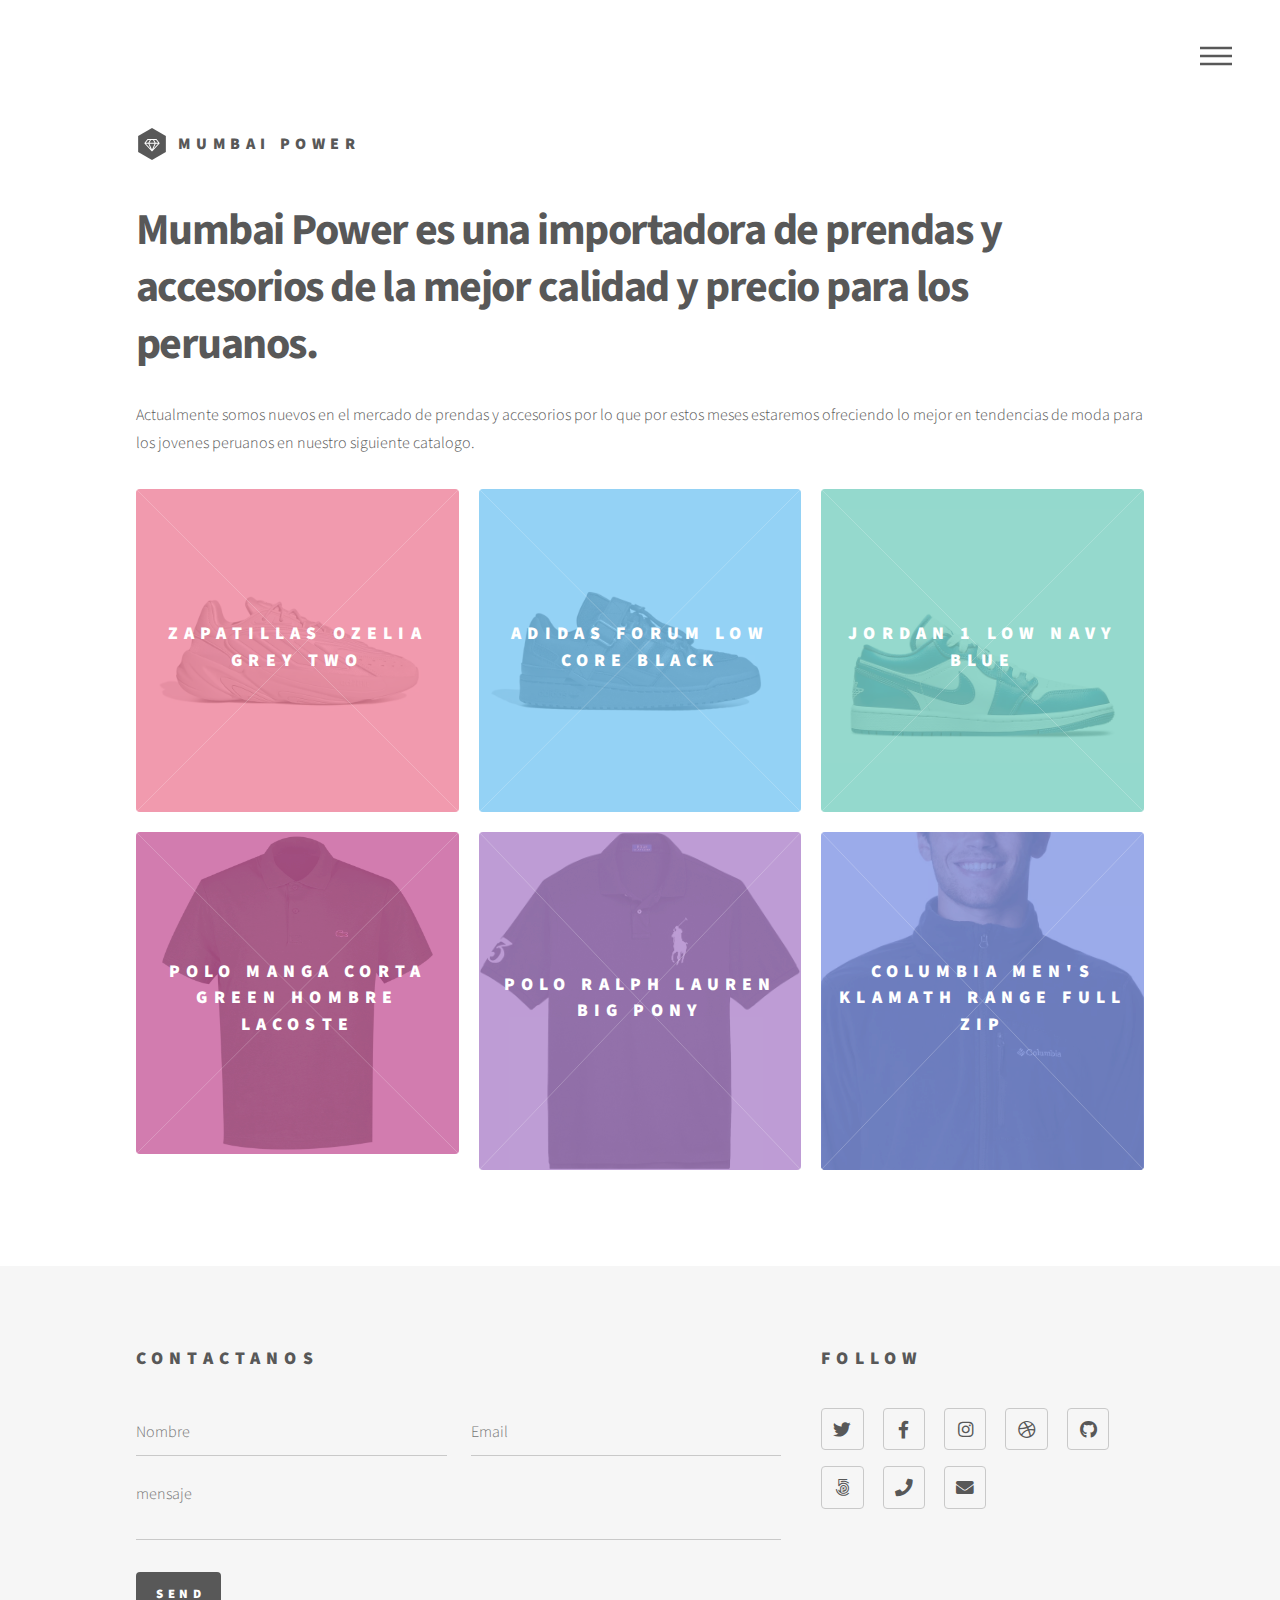
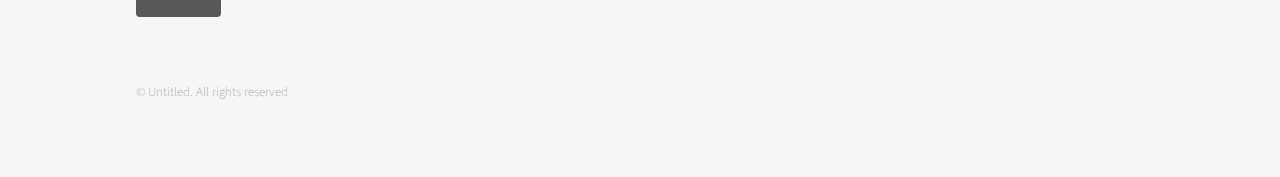
<file: tarea/index.html>
<!DOCTYPE HTML>
<!--
	Phantom by HTML5 UP
	html5up.net | @ajlkn
	Free for personal and commercial use under the CCA 3.0 license (html5up.net/license)
-->
<html>
	<head>
		<title>Mumbai Power</title>
		<meta charset="utf-8" />
		<meta name="viewport" content="width=device-width, initial-scale=1, user-scalable=no" />
		<link rel="stylesheet" href="assets/css/main.css" />
		<noscript><link rel="stylesheet" href="assets/css/noscript.css" /></noscript>
	</head>
	<body class="is-preload">
		<!-- Wrapper -->
			<div id="wrapper">

				<!-- Header -->
					<header id="header">
						<div class="inner">

							<!-- Logo -->
								<a href="index.html" class="logo">
									<span class="symbol"><img src="images/logo.svg" alt="" /></span><span class="title">Mumbai Power</span>
								</a>

							<!-- Nav -->
								<nav>
									<ul>
										<li><a href="#menu">Menu</a></li>
									</ul>
								</nav>

						</div>
					</header>

				<!-- Menu -->
					<nav id="menu">
						<h2>Menu</h2>
						<ul>
							<li><a href="index.html">Home</a></li>
							<li><a href="generic.html">Proximos lanzamientos</a></li>
							<li><a href="generic.html">Proximos lanzamientos</a></li>
							<li><a href="generic.html">Proximos lanzamientos</a></li>
							<li><a href="elements.html">Proximamente</a></li>
						</ul>
					</nav>

				<!-- Main -->
					<div id="main">
						<div class="inner">
							<header>
								<h1>Mumbai Power es una importadora de prendas y accesorios de la mejor calidad y precio para los peruanos.</h1>
								<p>Actualmente somos nuevos en el mercado de prendas y accesorios por lo que por estos meses estaremos ofreciendo lo mejor en tendencias de moda para los jovenes peruanos en nuestro siguiente catalogo.</p>
							</header>
							<section class="tiles">
								<article class="style1">
									<span class="image">
										<img src="images\OZELIA.webp" alt="" />
									</span>
									<a href="obj1.html">
										<h2>ZAPATILLAS OZELIA GREY TWO</h2>
										<div class="content">
											<p>Un modelo que llama la atención por su arriesgada estética pero que, al mismo tiempo, ofrece la máxima comodidad para tu día a día. Su estética retro-futurista la erige como una opción muy polivalente y versátil para completar tus outfits diarios más informales.</p>
										<h3>S/343</h3>
										</div>
									</a>
								</article>
								<article class="style2">
									<span class="image">
										<img src="images\FORUM.webp" alt="" />
									</span>
									<a href="obj2.html">
										<h2>ADIDAS FORUM LOW CORE BLACK</h2>
										<div class="content">
											<p>Este calzado, diseñado por adidas, cuenta con una elaboración de material premium. Tiene un sistema de amarre con agujetas y tira de velcro en la parte superior. Además, la suela hecha de goma aporta una gran comodidad y cuidado a tu pie.</p>
										<h3>S/449</h3>
										</div>
									</a>
								</article>
								<article class="style3">
									<span class="image">
										<img src="images\jordan1blue.webp" alt="" />
									</span>
									<a href="obj3.html">
										<h2>Jordan 1 Low Navy Blue</h2>
										<div class="content">
											<p>Las zapatillas Air Jordan 1 Low Craft Navy viene construida en una combinación de materiales de malla, gamuza, cuero y charol. Los detalles reflectantes de 3M con el número 23 cosido en el Swoosh lateral sobre una entresuela Sail y la suela exterior de caucho Ashen Slate completan el diseño.</p>
										<h3>S/813</h3>
										</div>
									</a>
								</article>
								<article class="style4">
									<span class="image">
										<img src="images\LACOSTE.jpg" alt="" />
									</span>
									<a href="obj4.html">
										<h2>Polo Manga Corta Green Hombre Lacoste</h2>
										<div class="content">
											<p>Viste los exclusivos y variados diseños que esta prestigiosa marca trae para esta temporada y arma el outfit que desees. Estos modelos son fabricados con materiales de la mayor calidad, garantizando comodidad, estilo y confort.</p>
										<h3>S/132</h3>
									</div>
									</a>
								</article>
								<article class="style5">
									<span class="image">
										<img src="images\lauren.jpg" alt="" />
									</span>
									<a href="obj5.html">
										<h2>POLO RALPH LAUREN BIG PONY</h2>
										<div class="content">
											<p>Un estándar del estilo estadounidense desde 1972, el polo ha sido imitado pero nunca igualado. Esta versión presenta una silueta recortada y está acabada con un aplique en forma de «3", el número que suele llevar el jugador más fuerte de un equipo de polo.</p>
										<H3>S/189</H3>
										</div>
									</a>
								</article>
								<article class="style6">
									<span class="image">
										<img src="images\columbia.webp" alt="" />
									</span>
									<a href="obj6.html">
										<h2>Columbia Men's Klamath Range Full Zip</h2>
										
										<div class="content">
											<p>Este forro polar con cremallera, una capa fresca que te mantendrá caliente, tiene varios bolsillos y una solapa contra tormentas. Es ligero pero cálido, hecho de suave micro polar peso pluma con un aspecto clásico que está marcado en cualquier actividad. Columbia ofrece esta chaqueta en varios colores y tallas.</p>
											<H3>S/280</H3>
										</div>
									</a>
								
							</section>
						</div>
					</div>

				<!-- Footer -->
					<footer id="footer">
						<div class="inner">
							<section>
								<h2>CONTACTANOS</h2>
								<form method="post" action="#">
									<div class="fields">
										<div class="field half">
											<input type="text" name="name" id="name" placeholder="Nombre" />
										</div>
										<div class="field half">
											<input type="email" name="email" id="email" placeholder="Email" />
										</div>
										<div class="field">
											<textarea name="message" id="message" placeholder="mensaje"></textarea>
										</div>
									</div>
									<ul class="actions">
										<li><input type="submit" value="Send" class="primary" /></li>
									</ul>
								</form>
							</section>
							<section>
								<h2>Follow</h2>
								<ul class="icons">
									<li><a href="#" class="icon brands style2 fa-twitter"><span class="label">Twitter</span></a></li>
									<li><a href="#" class="icon brands style2 fa-facebook-f"><span class="label">Facebook</span></a></li>
									<li><a href="#" class="icon brands style2 fa-instagram"><span class="label">Instagram</span></a></li>
									<li><a href="#" class="icon brands style2 fa-dribbble"><span class="label">Dribbble</span></a></li>
									<li><a href="#" class="icon brands style2 fa-github"><span class="label">GitHub</span></a></li>
									<li><a href="#" class="icon brands style2 fa-500px"><span class="label">500px</span></a></li>
									<li><a href="#" class="icon solid style2 fa-phone"><span class="label">Phone</span></a></li>
									<li><a href="#" class="icon solid style2 fa-envelope"><span class="label">Email</span></a></li>
								</ul>
							</section>
							<ul class="copyright">
								<li>&copy; Untitled. All rights reserved</li>
							</ul>
						</div>
					</footer>

			</div>

		<!-- Scripts -->
			<script src="assets/js/jquery.min.js"></script>
			<script src="assets/js/browser.min.js"></script>
			<script src="assets/js/breakpoints.min.js"></script>
			<script src="assets/js/util.js"></script>
			<script src="assets/js/main.js"></script>

	</body>
</html>
</file>
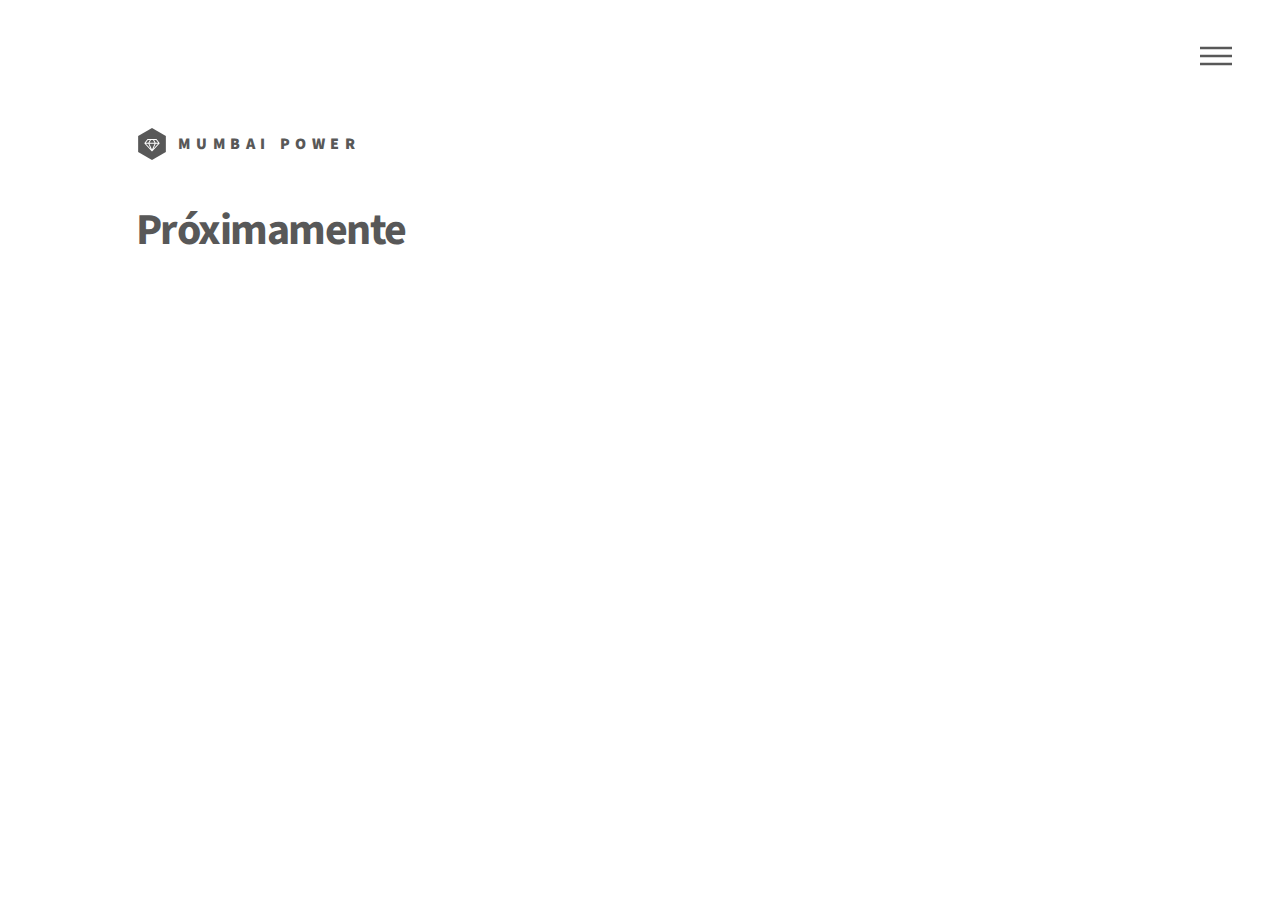
<file: tarea/elements.html>
<!DOCTYPE HTML>
<!--
	Phantom by HTML5 UP
	html5up.net | @ajlkn
	Free for personal and commercial use under the CCA 3.0 license (html5up.net/license)
-->
<html>
	<head>
		<title>Elements - Phantom by HTML5 UP</title>
		<meta charset="utf-8" />
		<meta name="viewport" content="width=device-width, initial-scale=1, user-scalable=no" />
		<link rel="stylesheet" href="assets/css/main.css" />
		<noscript><link rel="stylesheet" href="assets/css/noscript.css" /></noscript>
	</head>
	<body class="is-preload">
		<!-- Wrapper -->
			<div id="wrapper">

				<!-- Header -->
					<header id="header">
						<div class="inner">

							<!-- Logo -->
								<a href="index.html" class="logo">
									<span class="symbol"><img src="images/logo.svg" alt="" /></span><span class="title">Mumbai Power</span>
								</a>

							<!-- Nav -->
								<nav>
									<ul>
										<li><a href="#menu">Menu</a></li>
									</ul>
								</nav>

						</div>
					</header>

				<!-- Menu -->
					<nav id="menu">
						<h2>Menu</h2>
						<ul>
							<li><a href="index.html">Home</a></li>
							<li><a href="generic.html">Proximos lanzamientos</a></li>
							<li><a href="generic.html">Proximos lanzamientos</a></li>
							<li><a href="generic.html">Proximos lanzamientos</a></li>
							<li><a href="elements.html">Proximamente</a></li>
						</ul>
					</nav>

				<!-- Main -->
					<div id="main">
						<div class="inner">
							<h1>Próximamente</h1>

							


		<!-- Scripts -->
			<script src="assets/js/jquery.min.js"></script>
			<script src="assets/js/browser.min.js"></script>
			<script src="assets/js/breakpoints.min.js"></script>
			<script src="assets/js/util.js"></script>
			<script src="assets/js/main.js"></script>

	</body>
</html>
</file>
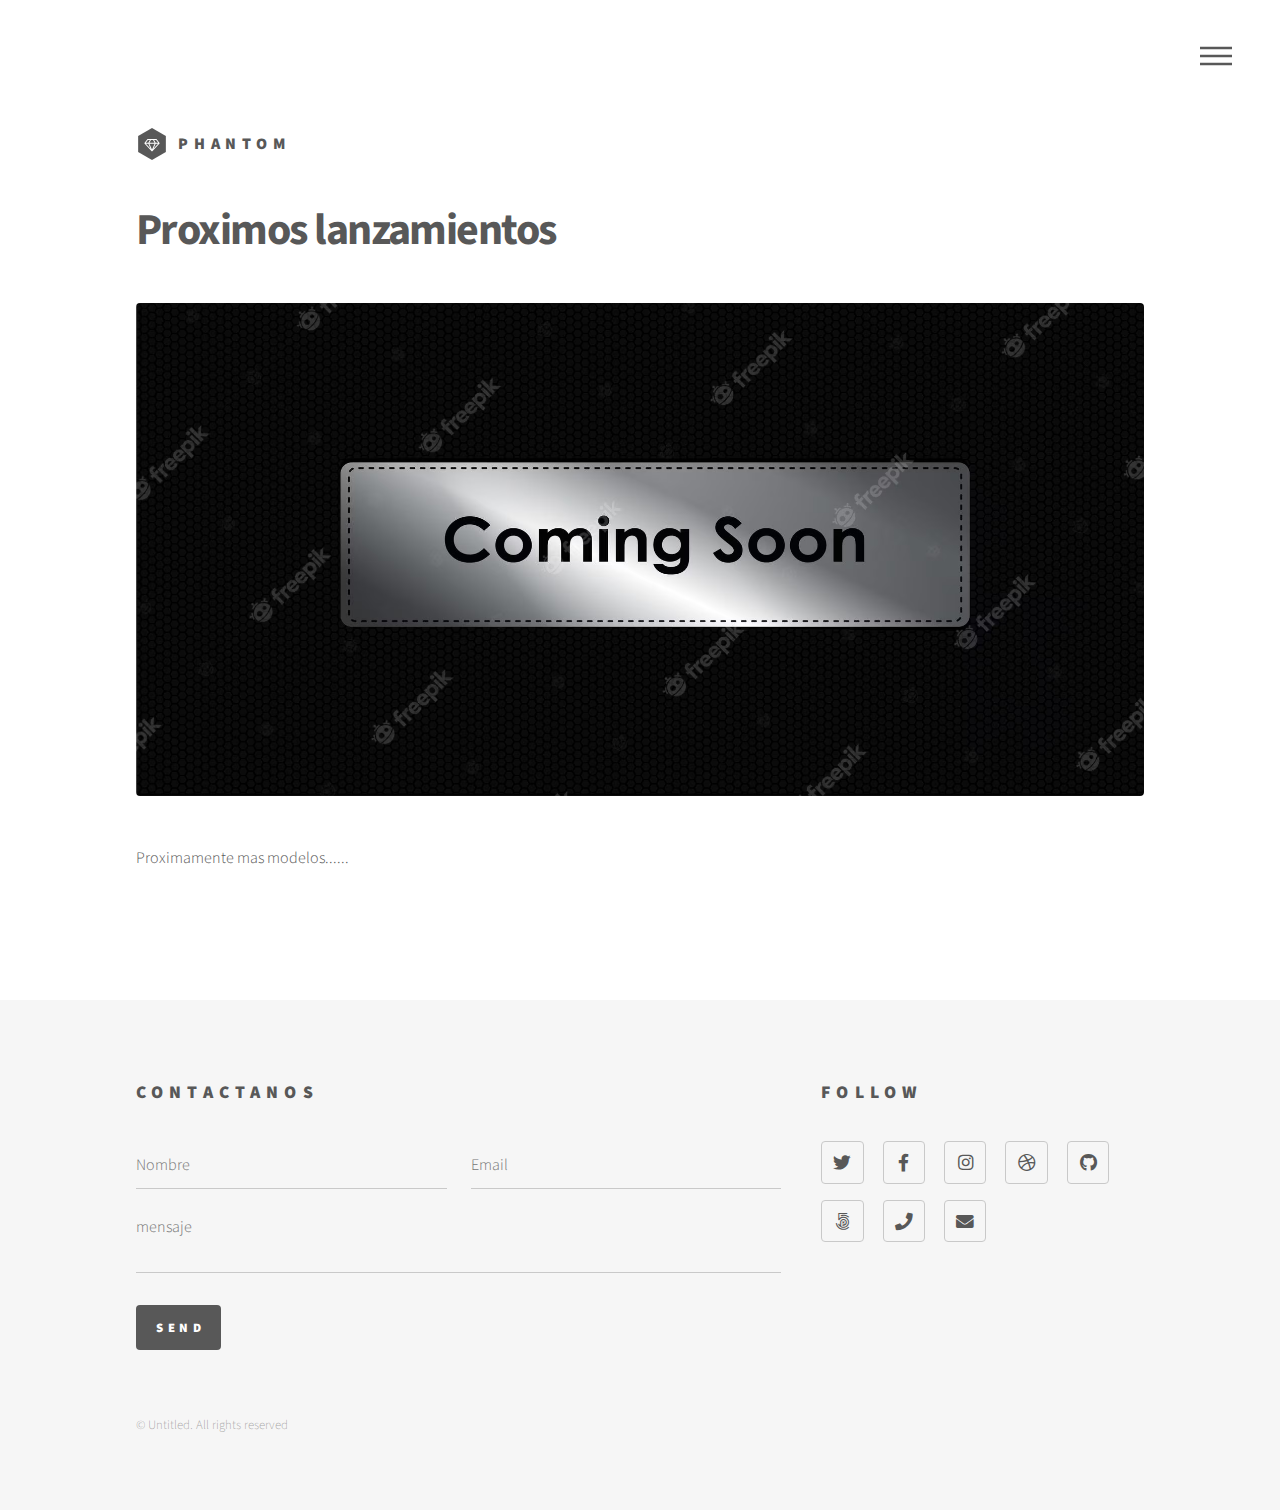
<file: tarea/generic.html>
<!DOCTYPE HTML>
<!--
	Phantom by HTML5 UP
	html5up.net | @ajlkn
	Free for personal and commercial use under the CCA 3.0 license (html5up.net/license)
-->
<html>
	<head>
		<title>Mumbai Power</title>
		<meta charset="utf-8" />
		<meta name="viewport" content="width=device-width, initial-scale=1, user-scalable=no" />
		<link rel="stylesheet" href="assets/css/main.css" />
		<noscript><link rel="stylesheet" href="assets/css/noscript.css" /></noscript>
	</head>
	<body class="is-preload">
		<!-- Wrapper -->
			<div id="wrapper">

				<!-- Header -->
					<header id="header">
						<div class="inner">

							<!-- Logo -->
								<a href="index.html" class="logo">
									<span class="symbol"><img src="images/logo.svg" alt="" /></span><span class="title">Phantom</span>
								</a>

							<!-- Nav -->
								<nav>
									<ul>
										<li><a href="#menu">Menu</a></li>
									</ul>
								</nav>

						</div>
					</header>

				<!-- Menu -->
					<nav id="menu">
						<h2>Menu</h2>
						<ul>
							<li><a href="index.html">Home</a></li>
							<li><a href="generic.html">Proximos lanzamientos</a></li>
							<li><a href="generic.html">Proximos lanzamientos</a></li>
							<li><a href="generic.html">Proximos lanzamientos</a></li>
							<li><a href="elements.html">Proximamente</a></li>
						</ul>
					</nav>

				<!-- Main -->
					<div id="main">
						<div class="inner">
							<h1>Proximos lanzamientos</h1>
							<span class="image main"><img src="images\comingson.avif" alt="" /></span>
							
							<p>Proximamente mas modelos......</p>
						</div>
					</div>

				<!-- Footer -->
					<footer id="footer">
						<div class="inner">
							<section>
								<h2>CONTACTANOS</h2>
								<form method="post" action="#">
									<div class="fields">
										<div class="field half">
											<input type="text" name="name" id="name" placeholder="Nombre" />
										</div>
										<div class="field half">
											<input type="email" name="email" id="email" placeholder="Email" />
										</div>
										<div class="field">
											<textarea name="message" id="message" placeholder="mensaje"></textarea>
										</div>
									</div>
									<ul class="actions">
										<li><input type="submit" value="Send" class="primary" /></li>
									</ul>
								</form>
							</section>
							<section>
								<h2>Follow</h2>
								<ul class="icons">
									<li><a href="#" class="icon brands style2 fa-twitter"><span class="label">Twitter</span></a></li>
									<li><a href="#" class="icon brands style2 fa-facebook-f"><span class="label">Facebook</span></a></li>
									<li><a href="#" class="icon brands style2 fa-instagram"><span class="label">Instagram</span></a></li>
									<li><a href="#" class="icon brands style2 fa-dribbble"><span class="label">Dribbble</span></a></li>
									<li><a href="#" class="icon brands style2 fa-github"><span class="label">GitHub</span></a></li>
									<li><a href="#" class="icon brands style2 fa-500px"><span class="label">500px</span></a></li>
									<li><a href="#" class="icon solid style2 fa-phone"><span class="label">Phone</span></a></li>
									<li><a href="#" class="icon solid style2 fa-envelope"><span class="label">Email</span></a></li>
								</ul>
							</section>
							<ul class="copyright">
								<li>&copy; Untitled. All rights reserved</li>
							</ul>
						</div>
					</footer>

			</div>

		<!-- Scripts -->
			<script src="assets/js/jquery.min.js"></script>
			<script src="assets/js/browser.min.js"></script>
			<script src="assets/js/breakpoints.min.js"></script>
			<script src="assets/js/util.js"></script>
			<script src="assets/js/main.js"></script>

	</body>
</html>
</file>
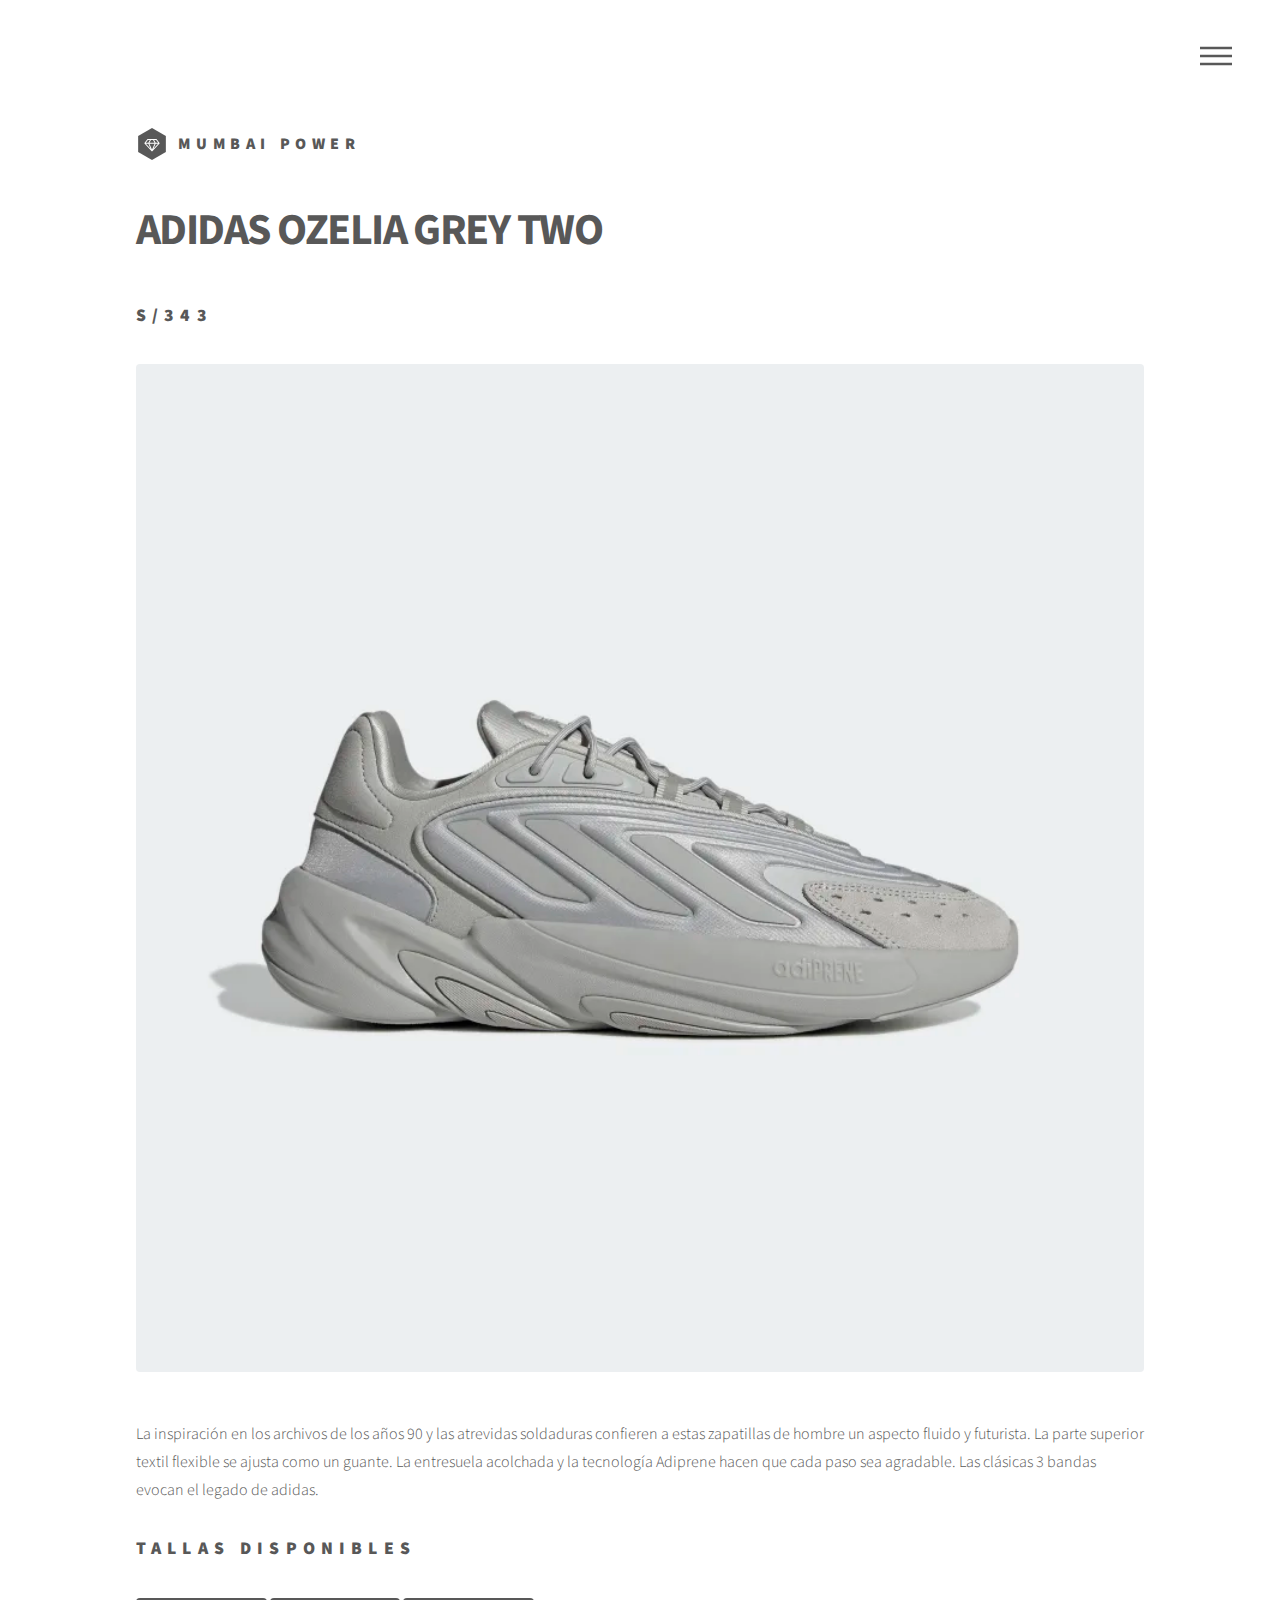
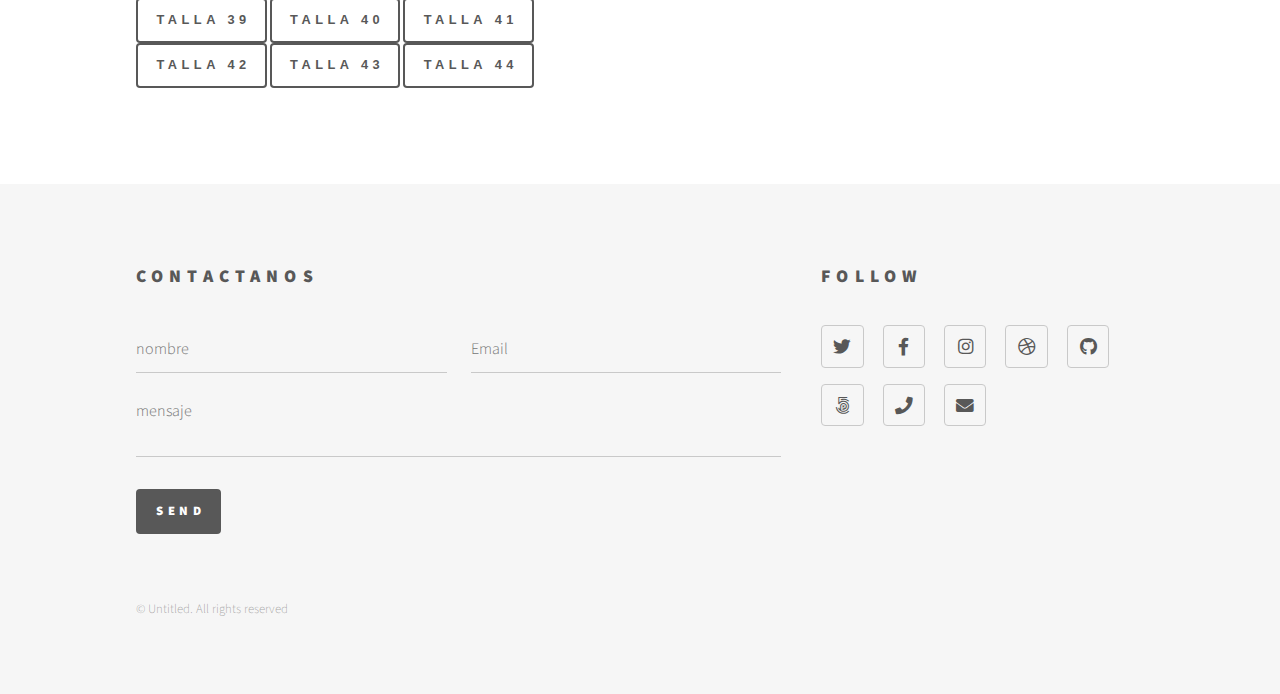
<file: tarea/obj1.html>
<!DOCTYPE HTML>
<!--
	Phantom by HTML5 UP
	html5up.net | @ajlkn
	Free for personal and commercial use under the CCA 3.0 license (html5up.net/license)
-->
<html>
	<head>
		<title>Mumbai Power</title>
		<meta charset="utf-8" />
		<meta name="viewport" content="width=device-width, initial-scale=1, user-scalable=no" />
		<link rel="stylesheet" href="assets/css/main.css" />
		<noscript><link rel="stylesheet" href="assets/css/noscript.css" /></noscript>
	</head>
	<body class="is-preload">
		<!-- Wrapper -->
			<div id="wrapper">

				<!-- Header -->
					<header id="header">
						<div class="inner">

							<!-- Logo -->
								<a href="index.html" class="logo">
									<span class="symbol"><img src="images/logo.svg" alt="" /></span><span class="title">Mumbai Power</span>
								</a>

							<!-- Nav -->
								<nav>
									<ul>
										<li><a href="#menu">Menu</a></li>
									</ul>
								</nav>

						</div>
					</header>

				<!-- Menu -->
					<nav id="menu">
						<h2>Menu</h2>
						<ul>
							<li><a href="index.html">Home</a></li>
							<li><a href="generic.html">Proximos lanzamientos</a></li>
							<li><a href="generic.html">Proximos lanzamientos</a></li>
							<li><a href="generic.html">Proximos lanzamientos</a></li>
							<li><a href="elements.html">Proximamente</a></li>
						</ul>
					</nav>

				<!-- Main -->
					<div id="main">
						<div class="inner">
							<h1>ADIDAS OZELIA GREY TWO</h1>
                            <h2>S/343</h2>
							<span class="image main"><img src="images\OZELIA.webp" alt="" /></span>
							<p> La inspiración en los archivos de los años 90 y las atrevidas soldaduras confieren a estas zapatillas de hombre un aspecto fluido y futurista. La parte superior textil flexible se ajusta como un guante. La entresuela acolchada y la tecnología Adiprene hacen que cada paso sea agradable. Las clásicas 3 bandas evocan el legado de adidas.</p>
                            <H2>TALLAS DISPONIBLES</H2>
                            <button class="gl-label size___2lbev"><span>TALLA 39</span></button>
                            <button class="gl-label size___2lbev"><span>TALLA 40</span></button>
                            <button class="gl-label size___2lbev"><span>TALLA 41</span></button><BR>
                            <button class="gl-label size___2lbev"><span>TALLA 42</span></button>
                            <button class="gl-label size___2lbev"><span>TALLA 43</span></button>
                            <button class="gl-label size___2lbev"><span>TALLA 44</span></button>

						</div>
					</div>

				<!-- Footer -->
					<footer id="footer">
						<div class="inner">
							<section>
								<h2>CONTACTANOS</h2>
								<form method="post" action="#">
									<div class="fields">
										<div class="field half">
											<input type="text" name="name" id="name" placeholder="nombre" />
										</div>
										<div class="field half">
											<input type="email" name="email" id="email" placeholder="Email" />
										</div>
										<div class="field">
											<textarea name="message" id="message" placeholder="mensaje"></textarea>
										</div>
									</div>
									<ul class="actions">
										<li><input type="submit" value="Send" class="primary" /></li>
									</ul>
								</form>
							</section>
							<section>
								<h2>Follow</h2>
								<ul class="icons">
									<li><a href="#" class="icon brands style2 fa-twitter"><span class="label">Twitter</span></a></li>
									<li><a href="#" class="icon brands style2 fa-facebook-f"><span class="label">Facebook</span></a></li>
									<li><a href="#" class="icon brands style2 fa-instagram"><span class="label">Instagram</span></a></li>
									<li><a href="#" class="icon brands style2 fa-dribbble"><span class="label">Dribbble</span></a></li>
									<li><a href="#" class="icon brands style2 fa-github"><span class="label">GitHub</span></a></li>
									<li><a href="#" class="icon brands style2 fa-500px"><span class="label">500px</span></a></li>
									<li><a href="#" class="icon solid style2 fa-phone"><span class="label">Phone</span></a></li>
									<li><a href="#" class="icon solid style2 fa-envelope"><span class="label">Email</span></a></li>
								</ul>
							</section>
							<ul class="copyright">
								<li>&copy; Untitled. All rights reserved</li>
							</ul>
						</div>
					</footer>

			</div>

		<!-- Scripts -->
			<script src="assets/js/jquery.min.js"></script>
			<script src="assets/js/browser.min.js"></script>
			<script src="assets/js/breakpoints.min.js"></script>
			<script src="assets/js/util.js"></script>
			<script src="assets/js/main.js"></script>

	</body>
</html>
</file>
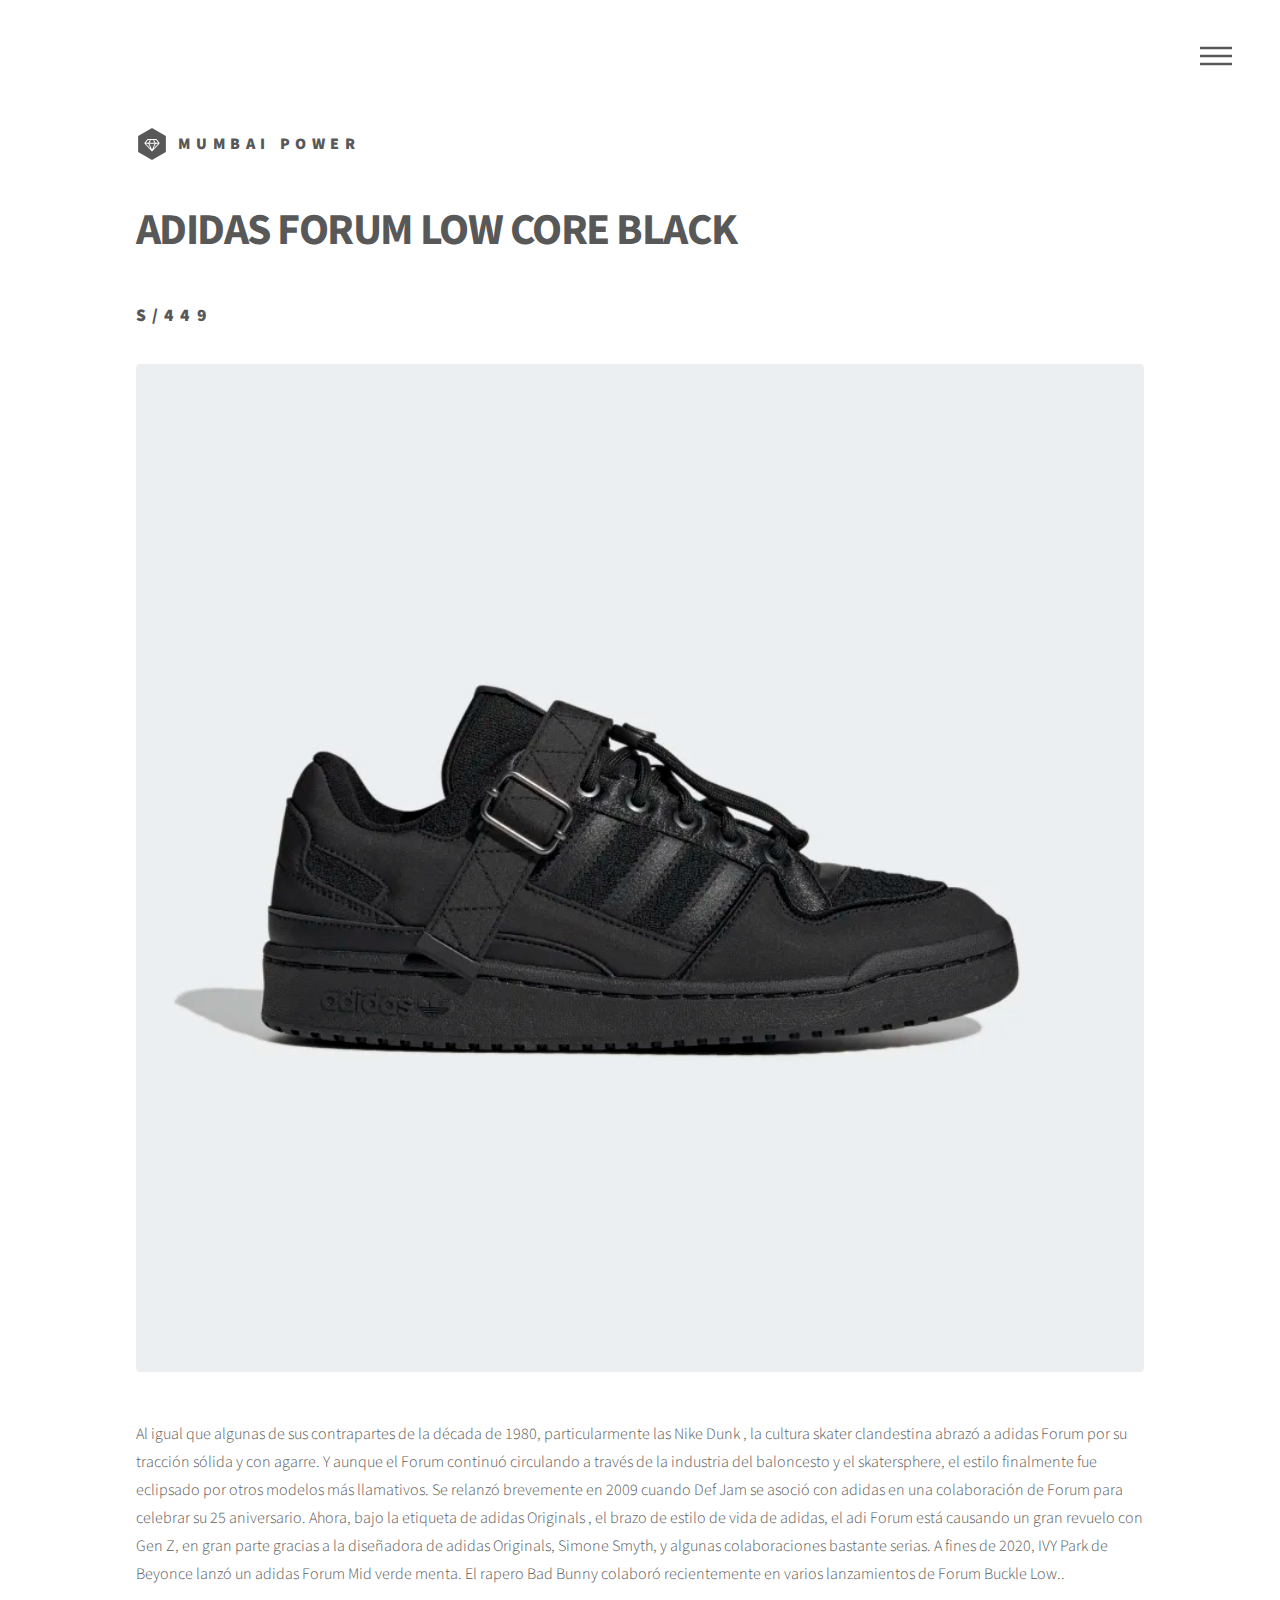
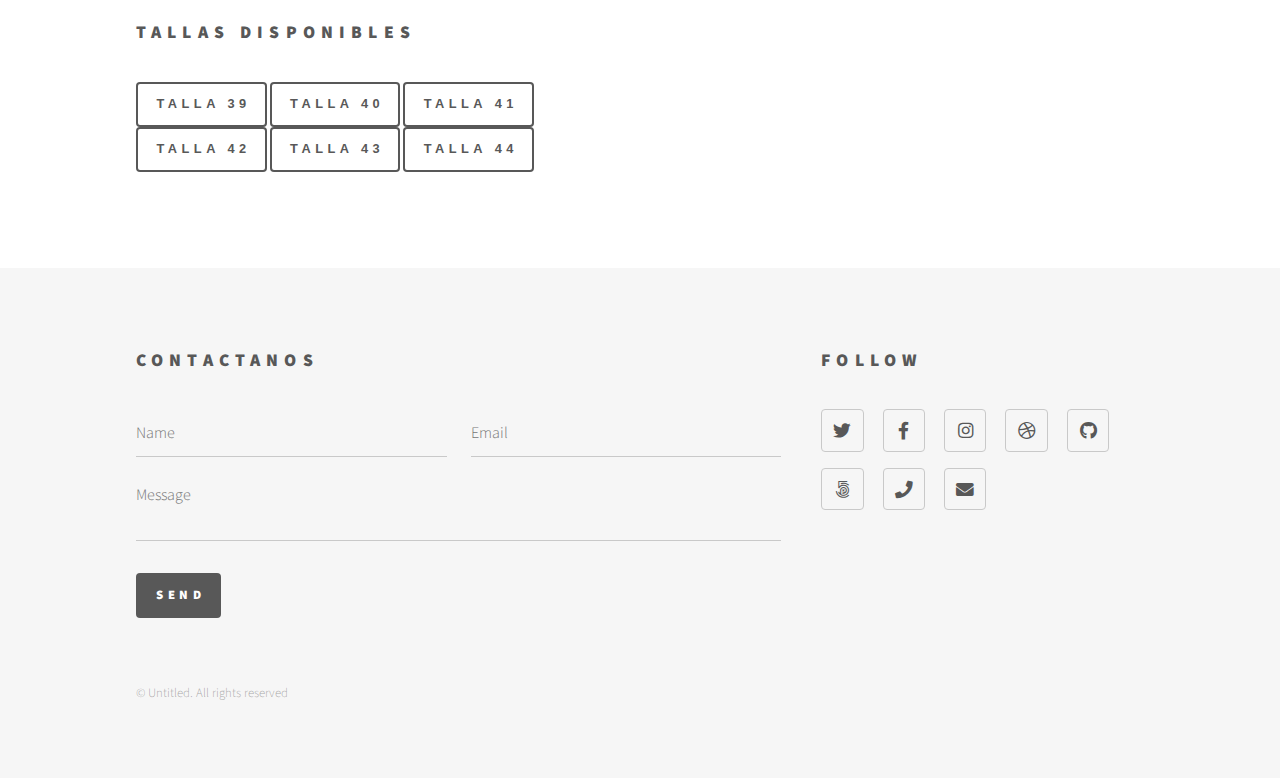
<file: tarea/obj2.html>
<!DOCTYPE HTML>
<!--
	Phantom by HTML5 UP
	html5up.net | @ajlkn
	Free for personal and commercial use under the CCA 3.0 license (html5up.net/license)
-->
<html>
	<head>
		<title>Mumbai Power</title>
		<meta charset="utf-8" />
		<meta name="viewport" content="width=device-width, initial-scale=1, user-scalable=no" />
		<link rel="stylesheet" href="assets/css/main.css" />
		<noscript><link rel="stylesheet" href="assets/css/noscript.css" /></noscript>
	</head>
	<body class="is-preload">
		<!-- Wrapper -->
			<div id="wrapper">

				<!-- Header -->
					<header id="header">
						<div class="inner">

							<!-- Logo -->
								<a href="index.html" class="logo">
									<span class="symbol"><img src="images/logo.svg" alt="" /></span><span class="title">Mumbai Power</span>
								</a>

							<!-- Nav -->
								<nav>
									<ul>
										<li><a href="#menu">Menu</a></li>
									</ul>
								</nav>

						</div>
					</header>

				<!-- Menu -->
					<nav id="menu">
						<h2>Menu</h2>
						<ul>
							<li><a href="index.html">Home</a></li>
							<li><a href="generic.html">Proximos lanzamientos</a></li>
							<li><a href="generic.html">Proximos lanzamientos</a></li>
							<li><a href="generic.html">Proximos lanzamientos</a></li>
							<li><a href="elements.html">Proximamente</a></li>
						</ul>
					</nav>

				<!-- Main -->
					<div id="main">
						<div class="inner">
							<h1>ADIDAS FORUM LOW CORE BLACK </h1>
                            <H2>S/449</H2>
							<span class="image main"><img src="images\FORUM.webp" alt="" /></span>
							<p>Al igual que algunas de sus contrapartes de la década de 1980, particularmente las Nike Dunk , la cultura skater clandestina abrazó a adidas Forum por su tracción sólida y con agarre. Y aunque el Forum continuó circulando a través de la industria del baloncesto y el skatersphere, el estilo finalmente fue eclipsado por otros modelos más llamativos. Se relanzó brevemente en 2009 cuando Def Jam se asoció con adidas en una colaboración de Forum para celebrar su 25 aniversario.

                                Ahora, bajo la etiqueta de adidas Originals , el brazo de estilo de vida de adidas, el adi Forum está causando un gran revuelo con Gen Z, en gran parte gracias a la diseñadora de adidas Originals, Simone Smyth, y algunas colaboraciones bastante serias. A fines de 2020, IVY Park de Beyonce lanzó un adidas Forum Mid verde menta. El rapero Bad Bunny colaboró ​​recientemente en varios lanzamientos de Forum Buckle Low..</p>
                            <H2>TALLAS DISPONIBLES</H2>
                            <button class="gl-label size___2lbev"><span>TALLA 39</span></button>
                            <button class="gl-label size___2lbev"><span>TALLA 40</span></button>
                            <button class="gl-label size___2lbev"><span>TALLA 41</span></button><BR>
                            <button class="gl-label size___2lbev"><span>TALLA 42</span></button>
                            <button class="gl-label size___2lbev"><span>TALLA 43</span></button>
                            <button class="gl-label size___2lbev"><span>TALLA 44</span></button>

						</div>
					</div>

				<!-- Footer -->
					<footer id="footer">
						<div class="inner">
							<section>
								<h2>CONTACTANOS</h2>
								<form method="post" action="#">
									<div class="fields">
										<div class="field half">
											<input type="text" name="name" id="name" placeholder="Name" />
										</div>
										<div class="field half">
											<input type="email" name="email" id="email" placeholder="Email" />
										</div>
										<div class="field">
											<textarea name="message" id="message" placeholder="Message"></textarea>
										</div>
									</div>
									<ul class="actions">
										<li><input type="submit" value="Send" class="primary" /></li>
									</ul>
								</form>
							</section>
							<section>
								<h2>Follow</h2>
								<ul class="icons">
									<li><a href="#" class="icon brands style2 fa-twitter"><span class="label">Twitter</span></a></li>
									<li><a href="#" class="icon brands style2 fa-facebook-f"><span class="label">Facebook</span></a></li>
									<li><a href="#" class="icon brands style2 fa-instagram"><span class="label">Instagram</span></a></li>
									<li><a href="#" class="icon brands style2 fa-dribbble"><span class="label">Dribbble</span></a></li>
									<li><a href="#" class="icon brands style2 fa-github"><span class="label">GitHub</span></a></li>
									<li><a href="#" class="icon brands style2 fa-500px"><span class="label">500px</span></a></li>
									<li><a href="#" class="icon solid style2 fa-phone"><span class="label">Phone</span></a></li>
									<li><a href="#" class="icon solid style2 fa-envelope"><span class="label">Email</span></a></li>
								</ul>
							</section>
							<ul class="copyright">
								<li>&copy; Untitled. All rights reserved</li>
							</ul>
						</div>
					</footer>

			</div>

		<!-- Scripts -->
			<script src="assets/js/jquery.min.js"></script>
			<script src="assets/js/browser.min.js"></script>
			<script src="assets/js/breakpoints.min.js"></script>
			<script src="assets/js/util.js"></script>
			<script src="assets/js/main.js"></script>

	</body>
</html>
</file>
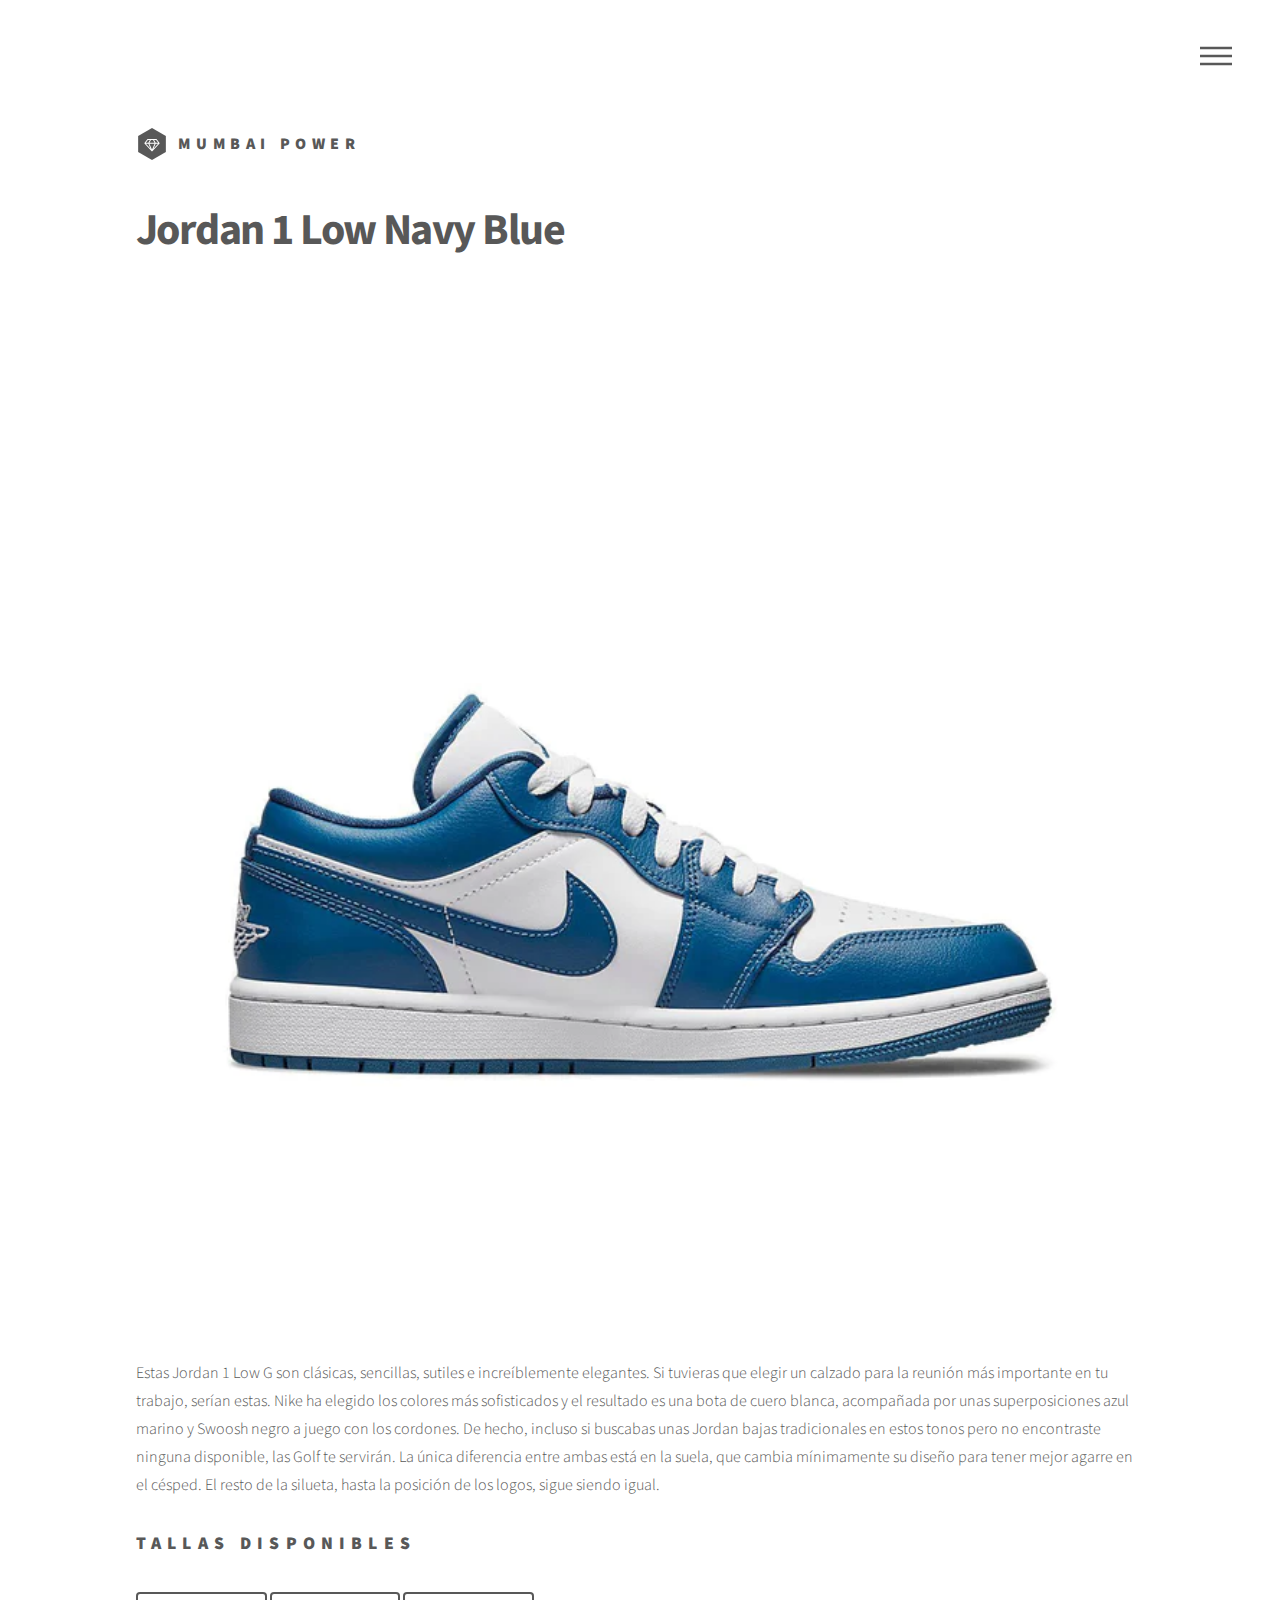
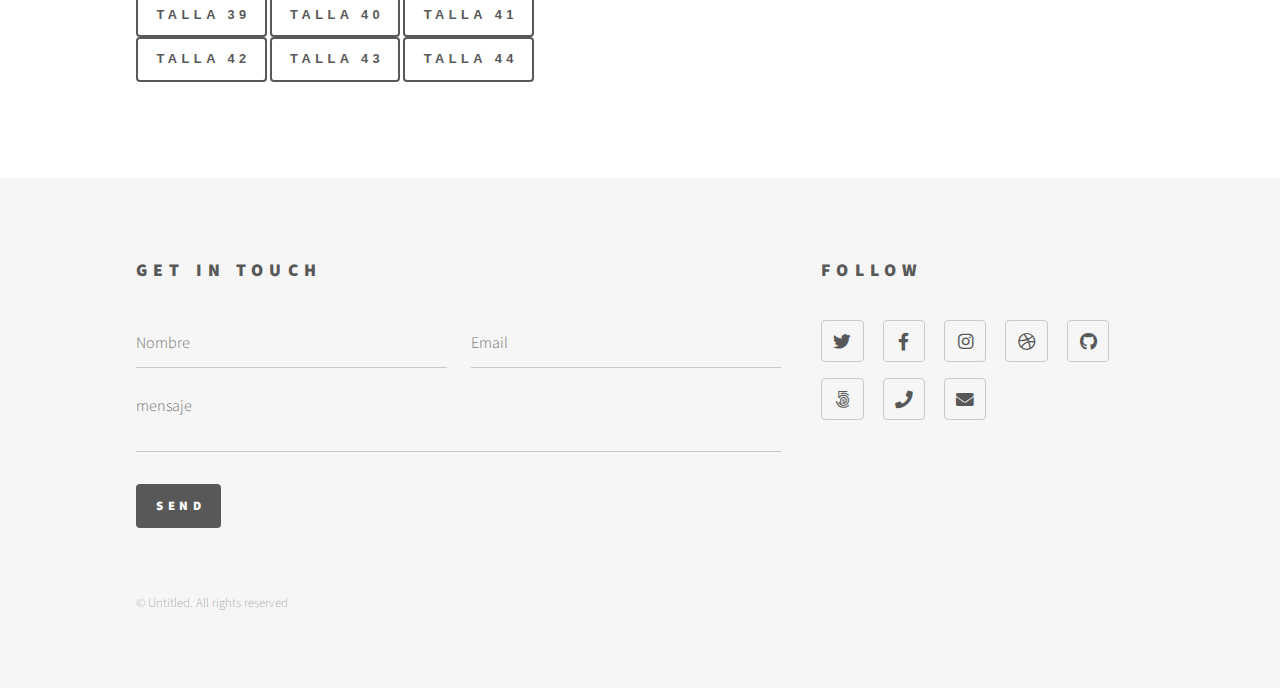
<file: tarea/obj3.html>
<!DOCTYPE HTML>
<!--
	Phantom by HTML5 UP
	html5up.net | @ajlkn
	Free for personal and commercial use under the CCA 3.0 license (html5up.net/license)
-->
<html>
	<head>
		<title>Mumbai Power</title>
		<meta charset="utf-8" />
		<meta name="viewport" content="width=device-width, initial-scale=1, user-scalable=no" />
		<link rel="stylesheet" href="assets/css/main.css" />
		<noscript><link rel="stylesheet" href="assets/css/noscript.css" /></noscript>
	</head>
	<body class="is-preload">
		<!-- Wrapper -->
			<div id="wrapper">

				<!-- Header -->
					<header id="header">
						<div class="inner">

							<!-- Logo -->
								<a href="index.html" class="logo">
									<span class="symbol"><img src="images/logo.svg" alt="" /></span><span class="title">Mumbai Power</span>
								</a>

							<!-- Nav -->
								<nav>
									<ul>
										<li><a href="#menu">Menu</a></li>
									</ul>
								</nav>

						</div>
					</header>

				<!-- Menu -->
					<nav id="menu">
						<h2>Menu</h2>
						<ul>
							<li><a href="index.html">Home</a></li>
							<li><a href="generic.html">Proximos lanzamientos</a></li>
							<li><a href="generic.html">Proximos lanzamientos</a></li>
							<li><a href="generic.html">Proximos lanzamientos</a></li>
							<li><a href="elements.html">Proximamente</a></li>
						</ul>
					</nav>

				<!-- Main -->
					<div id="main">
						<div class="inner">
							<h1>Jordan 1 Low Navy Blue</h1>
							<span class="image main"><img src="images\jordan1blue.webp" alt="" /></span>
							<p>Estas Jordan 1 Low G son clásicas, sencillas, sutiles e increíblemente elegantes. Si tuvieras que elegir un calzado para la reunión más importante en tu trabajo, serían estas. Nike ha elegido los colores más sofisticados y el resultado es una bota de cuero blanca, acompañada por unas superposiciones azul marino y Swoosh negro a juego con los cordones. De hecho, incluso si buscabas unas Jordan bajas tradicionales en estos tonos pero no encontraste ninguna disponible, las Golf te servirán. La única diferencia entre ambas está en la suela, que cambia mínimamente su diseño para tener mejor agarre en el césped. El resto de la silueta, hasta la posición de los logos, sigue siendo igual.</p>
                            <H2>TALLAS DISPONIBLES</H2>
                            <button class="gl-label size___2lbev"><span>TALLA 39</span></button>
                            <button class="gl-label size___2lbev"><span>TALLA 40</span></button>
                            <button class="gl-label size___2lbev"><span>TALLA 41</span></button><br>
                            <button class="gl-label size___2lbev"><span>TALLA 42</span></button>
                            <button class="gl-label size___2lbev"><span>TALLA 43</span></button>
                            <button class="gl-label size___2lbev"><span>TALLA 44</span></button>

						</div>
					</div>

				<!-- Footer -->
					<footer id="footer">
						<div class="inner">
							<section>
								<h2>Get in touch</h2>
								<form method="post" action="#">
									<div class="fields">
										<div class="field half">
											<input type="text" name="name" id="name" placeholder="Nombre" />
										</div>
										<div class="field half">
											<input type="email" name="email" id="email" placeholder="Email" />
										</div>
										<div class="field">
											<textarea name="message" id="message" placeholder="mensaje"></textarea>
										</div>
									</div>
									<ul class="actions">
										<li><input type="submit" value="Send" class="primary" /></li>
									</ul>
								</form>
							</section>
							<section>
								<h2>Follow</h2>
								<ul class="icons">
									<li><a href="#" class="icon brands style2 fa-twitter"><span class="label">Twitter</span></a></li>
									<li><a href="#" class="icon brands style2 fa-facebook-f"><span class="label">Facebook</span></a></li>
									<li><a href="#" class="icon brands style2 fa-instagram"><span class="label">Instagram</span></a></li>
									<li><a href="#" class="icon brands style2 fa-dribbble"><span class="label">Dribbble</span></a></li>
									<li><a href="#" class="icon brands style2 fa-github"><span class="label">GitHub</span></a></li>
									<li><a href="#" class="icon brands style2 fa-500px"><span class="label">500px</span></a></li>
									<li><a href="#" class="icon solid style2 fa-phone"><span class="label">Phone</span></a></li>
									<li><a href="#" class="icon solid style2 fa-envelope"><span class="label">Email</span></a></li>
								</ul>
							</section>
							<ul class="copyright">
								<li>&copy; Untitled. All rights reserved</li>
							</ul>
						</div>
					</footer>

			</div>

		<!-- Scripts -->
			<script src="assets/js/jquery.min.js"></script>
			<script src="assets/js/browser.min.js"></script>
			<script src="assets/js/breakpoints.min.js"></script>
			<script src="assets/js/util.js"></script>
			<script src="assets/js/main.js"></script>

	</body>
</html>
</file>
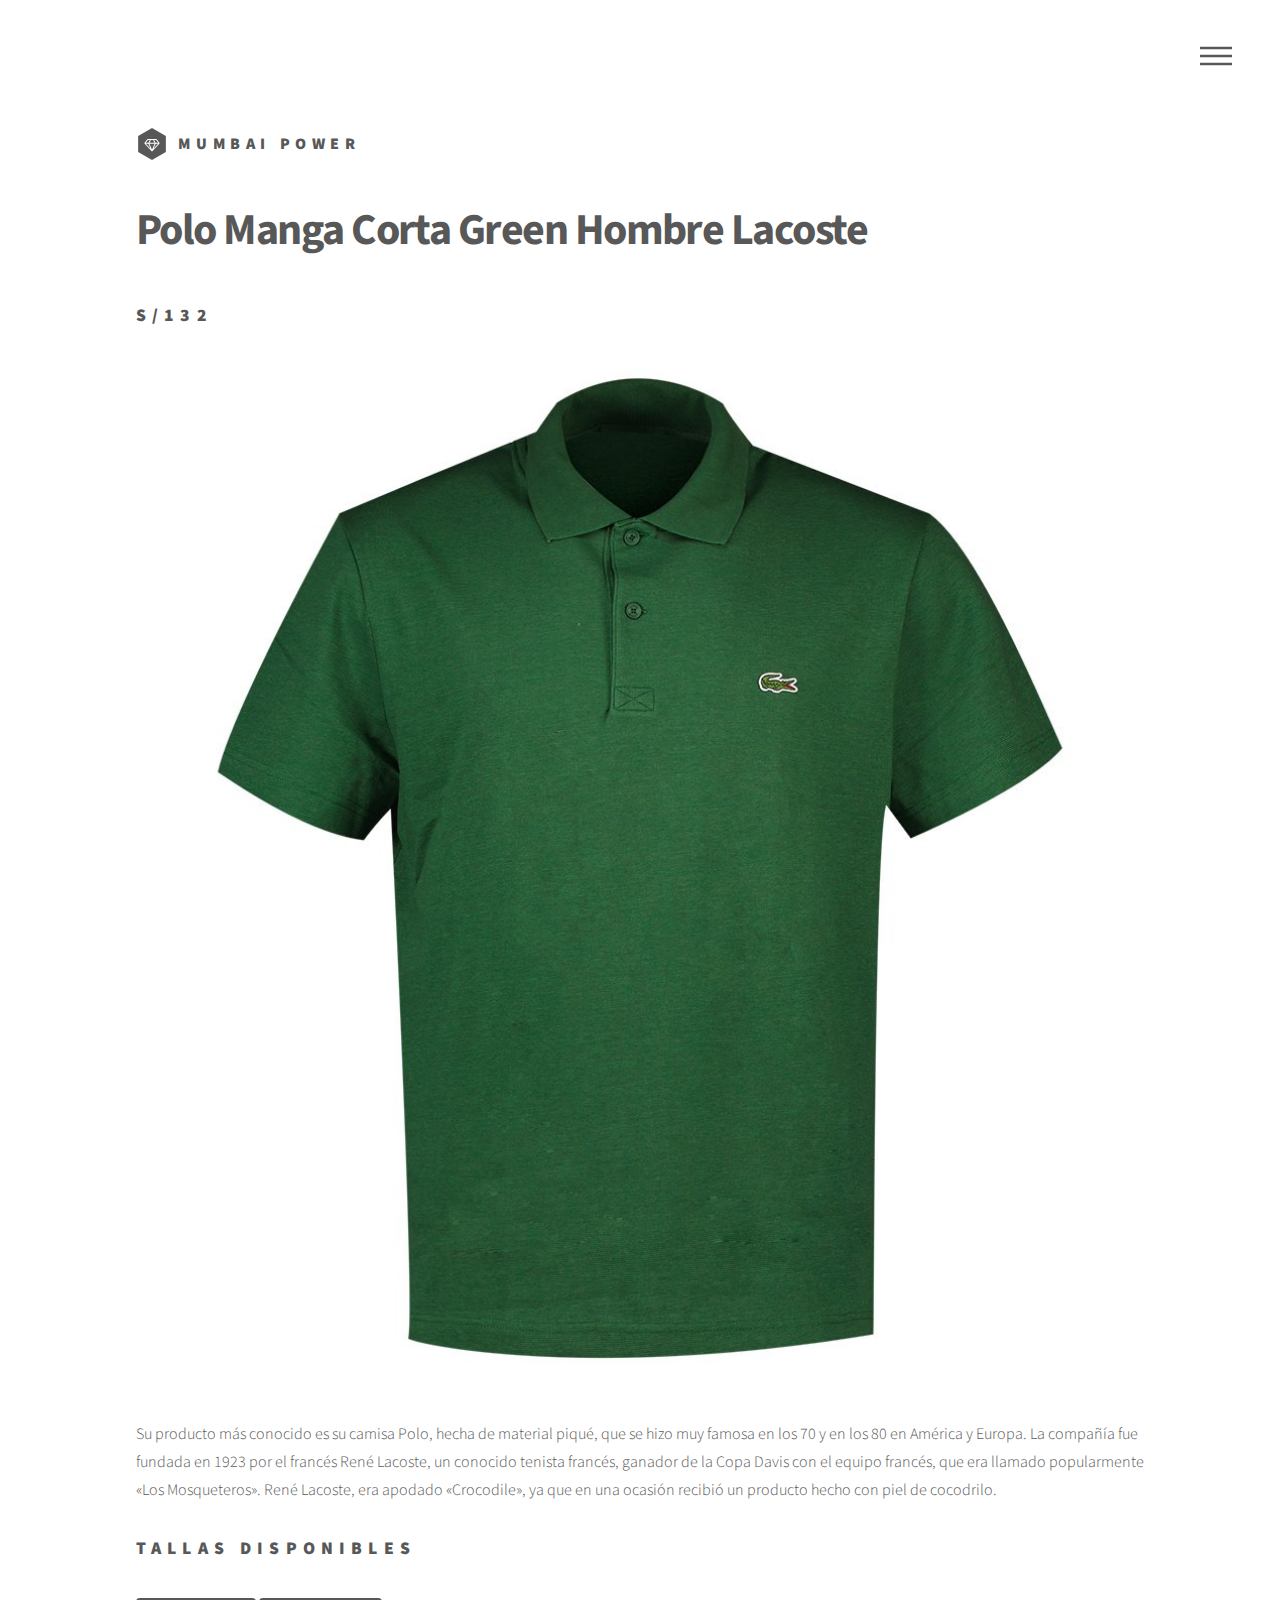
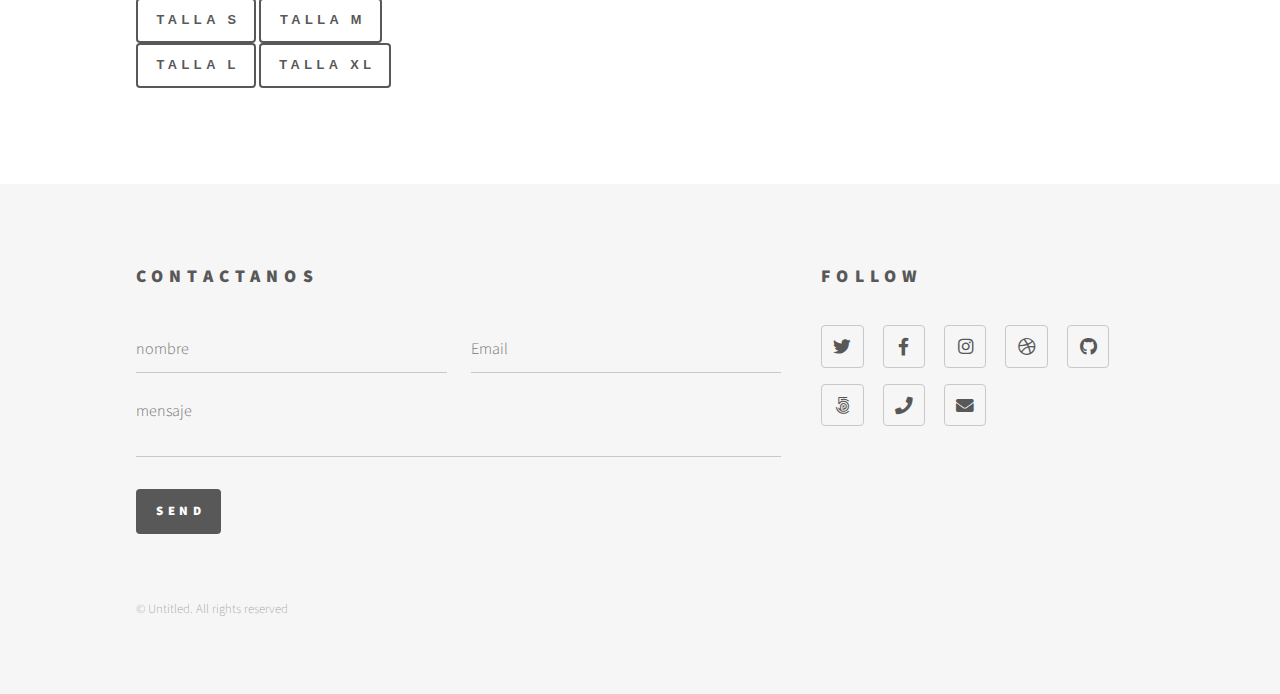
<file: tarea/obj4.html>
<!DOCTYPE HTML>
<!--
	Phantom by HTML5 UP
	html5up.net | @ajlkn
	Free for personal and commercial use under the CCA 3.0 license (html5up.net/license)
-->
<html>
	<head>
		<title>Mumbai Power</title>
		<meta charset="utf-8" />
		<meta name="viewport" content="width=device-width, initial-scale=1, user-scalable=no" />
		<link rel="stylesheet" href="assets/css/main.css" />
		<noscript><link rel="stylesheet" href="assets/css/noscript.css" /></noscript>
	</head>
	<body class="is-preload">
		<!-- Wrapper -->
			<div id="wrapper">

				<!-- Header -->
					<header id="header">
						<div class="inner">

							<!-- Logo -->
								<a href="index.html" class="logo">
									<span class="symbol"><img src="images/logo.svg" alt="" /></span><span class="title">Mumbai Power</span>
								</a>

							<!-- Nav -->
								<nav>
									<ul>
										<li><a href="#menu">Menu</a></li>
									</ul>
								</nav>

						</div>
					</header>

				<!-- Menu -->
					<nav id="menu">
						<h2>Menu</h2>
						<ul>
							<li><a href="index.html">Home</a></li>
							<li><a href="generic.html">Proximos lanzamientos</a></li>
							<li><a href="generic.html">Proximos lanzamientos</a></li>
							<li><a href="generic.html">Proximos lanzamientos</a></li>
							<li><a href="elements.html">Proximamente</a></li>
						</ul>
					</nav>

				<!-- Main -->
					<div id="main">
						<div class="inner">
							<h1>Polo Manga Corta Green Hombre Lacoste</h1>
                            <h2>S/132</h2>
							<span class="image main"><img src="images\LACOSTE.jpg" alt="" /></span>
							<p>Su producto más conocido es su camisa Polo, hecha de material piqué, que se hizo muy famosa en los 70 y en los 80 en América y Europa.

                                La compañía fue fundada en 1923 por el francés René Lacoste, un conocido tenista francés, ganador de la Copa Davis con el equipo francés, que era llamado popularmente «Los Mosqueteros».
                                
                                René Lacoste, era apodado «Crocodile», ya que en una ocasión recibió un producto hecho con piel de cocodrilo.</p>
                            <H2>TALLAS DISPONIBLES</H2>
                            <button class="gl-label size___2lbev"><span>TALLA S</span></button>
                            <button class="gl-label size___2lbev"><span>TALLA M</span></button><BR>
                            <button class="gl-label size___2lbev"><span>TALLA L</span></button>
                            <button class="gl-label size___2lbev"><span>TALLA XL</span></button>
                            

						</div>
					</div>

				<!-- Footer -->
					<footer id="footer">
						<div class="inner">
							<section>
								<h2>CONTACTANOS</h2>
								<form method="post" action="#">
									<div class="fields">
										<div class="field half">
											<input type="text" name="name" id="name" placeholder="nombre" />
										</div>
										<div class="field half">
											<input type="email" name="email" id="email" placeholder="Email" />
										</div>
										<div class="field">
											<textarea name="message" id="message" placeholder="mensaje"></textarea>
										</div>
									</div>
									<ul class="actions">
										<li><input type="submit" value="Send" class="primary" /></li>
									</ul>
								</form>
							</section>
							<section>
								<h2>Follow</h2>
								<ul class="icons">
									<li><a href="#" class="icon brands style2 fa-twitter"><span class="label">Twitter</span></a></li>
									<li><a href="#" class="icon brands style2 fa-facebook-f"><span class="label">Facebook</span></a></li>
									<li><a href="#" class="icon brands style2 fa-instagram"><span class="label">Instagram</span></a></li>
									<li><a href="#" class="icon brands style2 fa-dribbble"><span class="label">Dribbble</span></a></li>
									<li><a href="#" class="icon brands style2 fa-github"><span class="label">GitHub</span></a></li>
									<li><a href="#" class="icon brands style2 fa-500px"><span class="label">500px</span></a></li>
									<li><a href="#" class="icon solid style2 fa-phone"><span class="label">Phone</span></a></li>
									<li><a href="#" class="icon solid style2 fa-envelope"><span class="label">Email</span></a></li>
								</ul>
							</section>
							<ul class="copyright">
								<li>&copy; Untitled. All rights reserved</li>
							</ul>
						</div>
					</footer>

			</div>

		<!-- Scripts -->
			<script src="assets/js/jquery.min.js"></script>
			<script src="assets/js/browser.min.js"></script>
			<script src="assets/js/breakpoints.min.js"></script>
			<script src="assets/js/util.js"></script>
			<script src="assets/js/main.js"></script>

	</body>
</html>
</file>
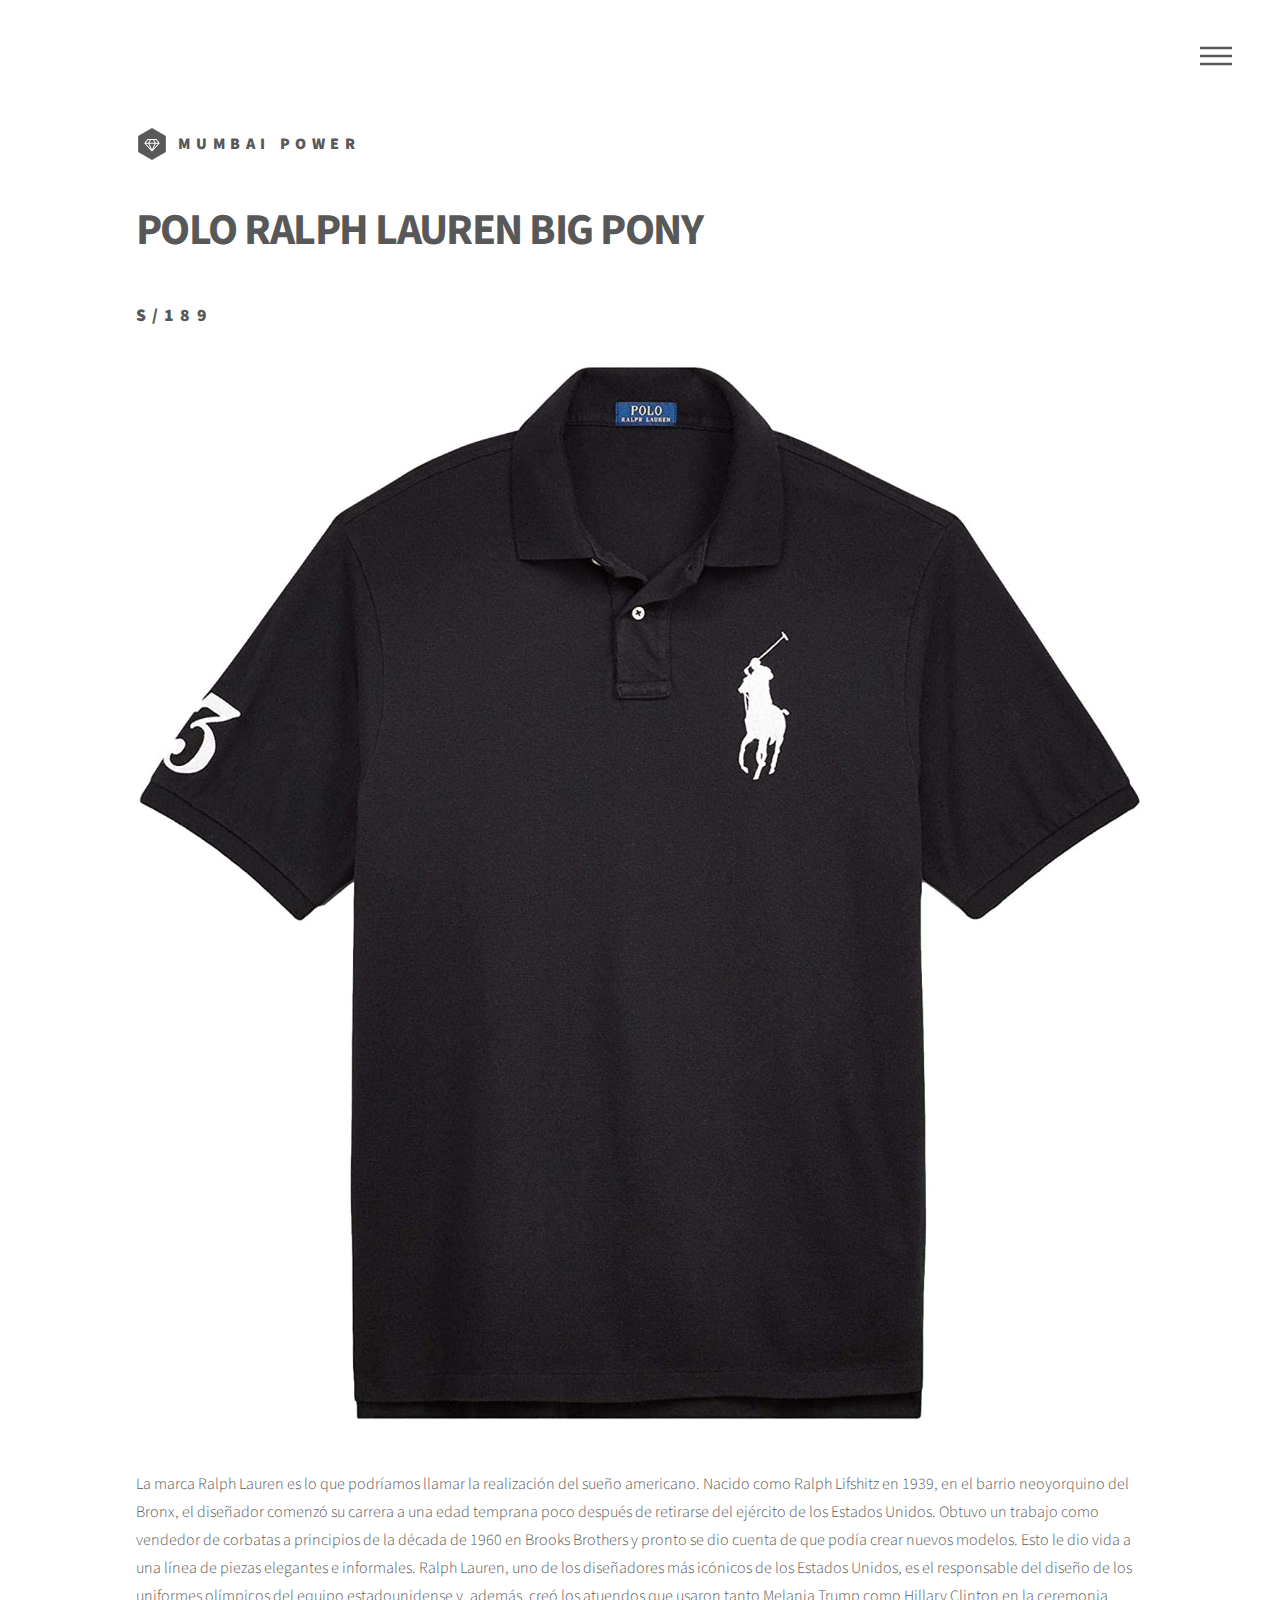
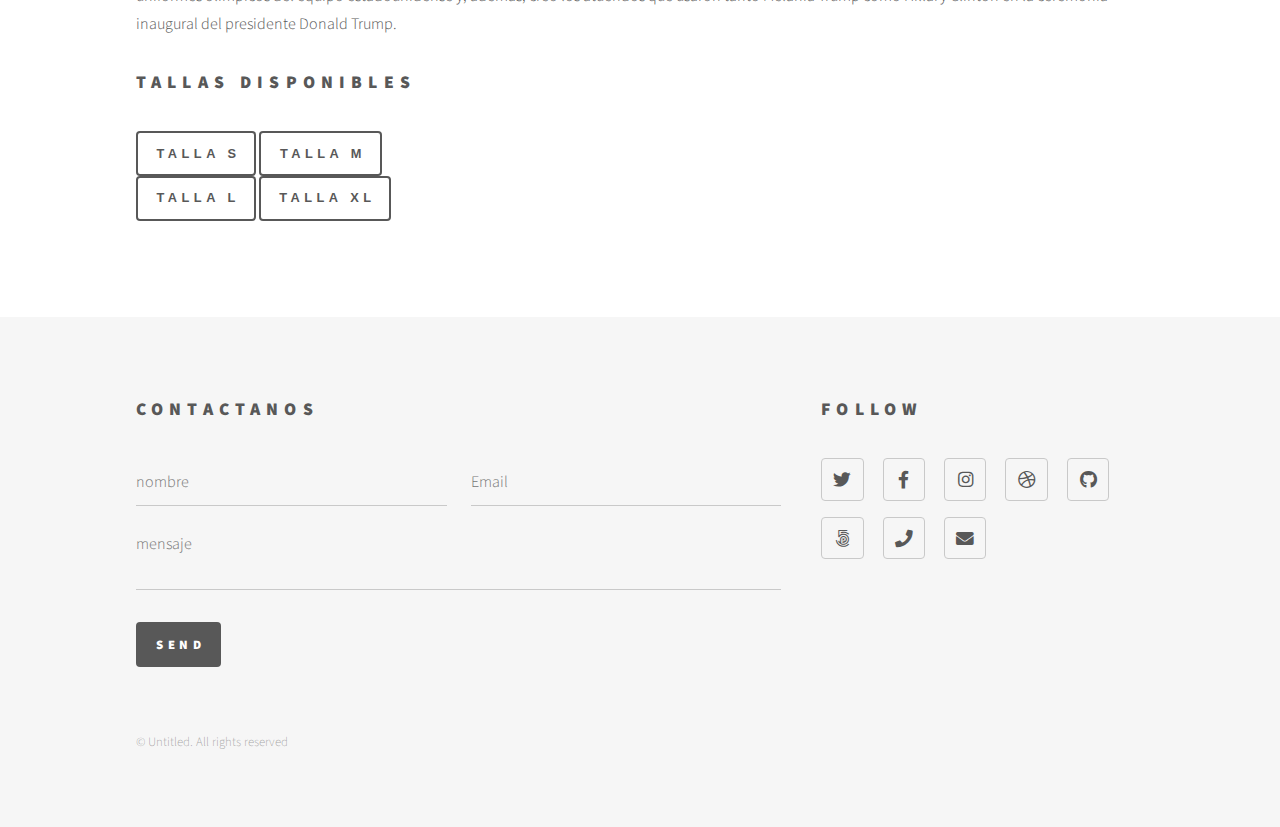
<file: tarea/obj5.html>
<!DOCTYPE HTML>
<!--
	Phantom by HTML5 UP
	html5up.net | @ajlkn
	Free for personal and commercial use under the CCA 3.0 license (html5up.net/license)
-->
<html>
	<head>
		<title>Mumbai Power</title>
		<meta charset="utf-8" />
		<meta name="viewport" content="width=device-width, initial-scale=1, user-scalable=no" />
		<link rel="stylesheet" href="assets/css/main.css" />
		<noscript><link rel="stylesheet" href="assets/css/noscript.css" /></noscript>
	</head>
	<body class="is-preload">
		<!-- Wrapper -->
			<div id="wrapper">

				<!-- Header -->
					<header id="header">
						<div class="inner">

							<!-- Logo -->
								<a href="index.html" class="logo">
									<span class="symbol"><img src="images/logo.svg" alt="" /></span><span class="title">Mumbai Power</span>
								</a>

							<!-- Nav -->
								<nav>
									<ul>
										<li><a href="#menu">Menu</a></li>
									</ul>
								</nav>

						</div>
					</header>

				<!-- Menu -->
					<nav id="menu">
						<h2>Menu</h2>
						<ul>
							<li><a href="index.html">Home</a></li>
							<li><a href="generic.html">Proximos lanzamientos</a></li>
							<li><a href="generic.html">Proximos lanzamientos</a></li>
							<li><a href="generic.html">Proximos lanzamientos</a></li>
							<li><a href="elements.html">Proximamente</a></li>
						</ul>
					</nav>

				<!-- Main -->
					<div id="main">
						<div class="inner">
							<h1>POLO RALPH LAUREN BIG PONY</h1>
                            <h2>S/189</h2>
							<span class="image main"><img src="images\lauren.jpg" alt="" /></span>
							<p>La marca Ralph Lauren es lo que podríamos llamar la realización del sueño americano. Nacido como Ralph Lifshitz en 1939, en el barrio neoyorquino del Bronx, el diseñador comenzó su carrera a una edad temprana poco después de retirarse del ejército de los Estados Unidos. Obtuvo un trabajo como vendedor de corbatas a principios de la década de 1960 en Brooks Brothers y pronto se dio cuenta de que podía crear nuevos modelos. Esto le dio vida a una línea de piezas elegantes e informales.

                                Ralph Lauren, uno de los diseñadores más icónicos de los Estados Unidos, es el responsable del diseño de los uniformes olímpicos del equipo estadounidense y, además, creó los atuendos que usaron tanto Melania Trump como Hillary Clinton en la ceremonia inaugural del presidente Donald Trump.</p>
                            <H2>TALLAS DISPONIBLES</H2>
                            <button class="gl-label size___2lbev"><span>TALLA S</span></button>
                            <button class="gl-label size___2lbev"><span>TALLA M</span></button><BR>
                            <button class="gl-label size___2lbev"><span>TALLA L</span></button>
                            <button class="gl-label size___2lbev"><span>TALLA XL</span></button>
                           
						</div>
					</div>

				<!-- Footer -->
					<footer id="footer">
						<div class="inner">
							<section>
								<h2>CONTACTANOS</h2>
								<form method="post" action="#">
									<div class="fields">
										<div class="field half">
											<input type="text" name="name" id="name" placeholder="nombre " />
										</div>
										<div class="field half">
											<input type="email" name="email" id="email" placeholder="Email" />
										</div>
										<div class="field">
											<textarea name="message" id="message" placeholder="mensaje"></textarea>
										</div>
									</div>
									<ul class="actions">
										<li><input type="submit" value="Send" class="primary" /></li>
									</ul>
								</form>
							</section>
							<section>
								<h2>Follow</h2>
								<ul class="icons">
									<li><a href="#" class="icon brands style2 fa-twitter"><span class="label">Twitter</span></a></li>
									<li><a href="#" class="icon brands style2 fa-facebook-f"><span class="label">Facebook</span></a></li>
									<li><a href="#" class="icon brands style2 fa-instagram"><span class="label">Instagram</span></a></li>
									<li><a href="#" class="icon brands style2 fa-dribbble"><span class="label">Dribbble</span></a></li>
									<li><a href="#" class="icon brands style2 fa-github"><span class="label">GitHub</span></a></li>
									<li><a href="#" class="icon brands style2 fa-500px"><span class="label">500px</span></a></li>
									<li><a href="#" class="icon solid style2 fa-phone"><span class="label">Phone</span></a></li>
									<li><a href="#" class="icon solid style2 fa-envelope"><span class="label">Email</span></a></li>
								</ul>
							</section>
							<ul class="copyright">
								<li>&copy; Untitled. All rights reserved</li>
							</ul>
						</div>
					</footer>

			</div>

		<!-- Scripts -->
			<script src="assets/js/jquery.min.js"></script>
			<script src="assets/js/browser.min.js"></script>
			<script src="assets/js/breakpoints.min.js"></script>
			<script src="assets/js/util.js"></script>
			<script src="assets/js/main.js"></script>

	</body>
</html>
</file>
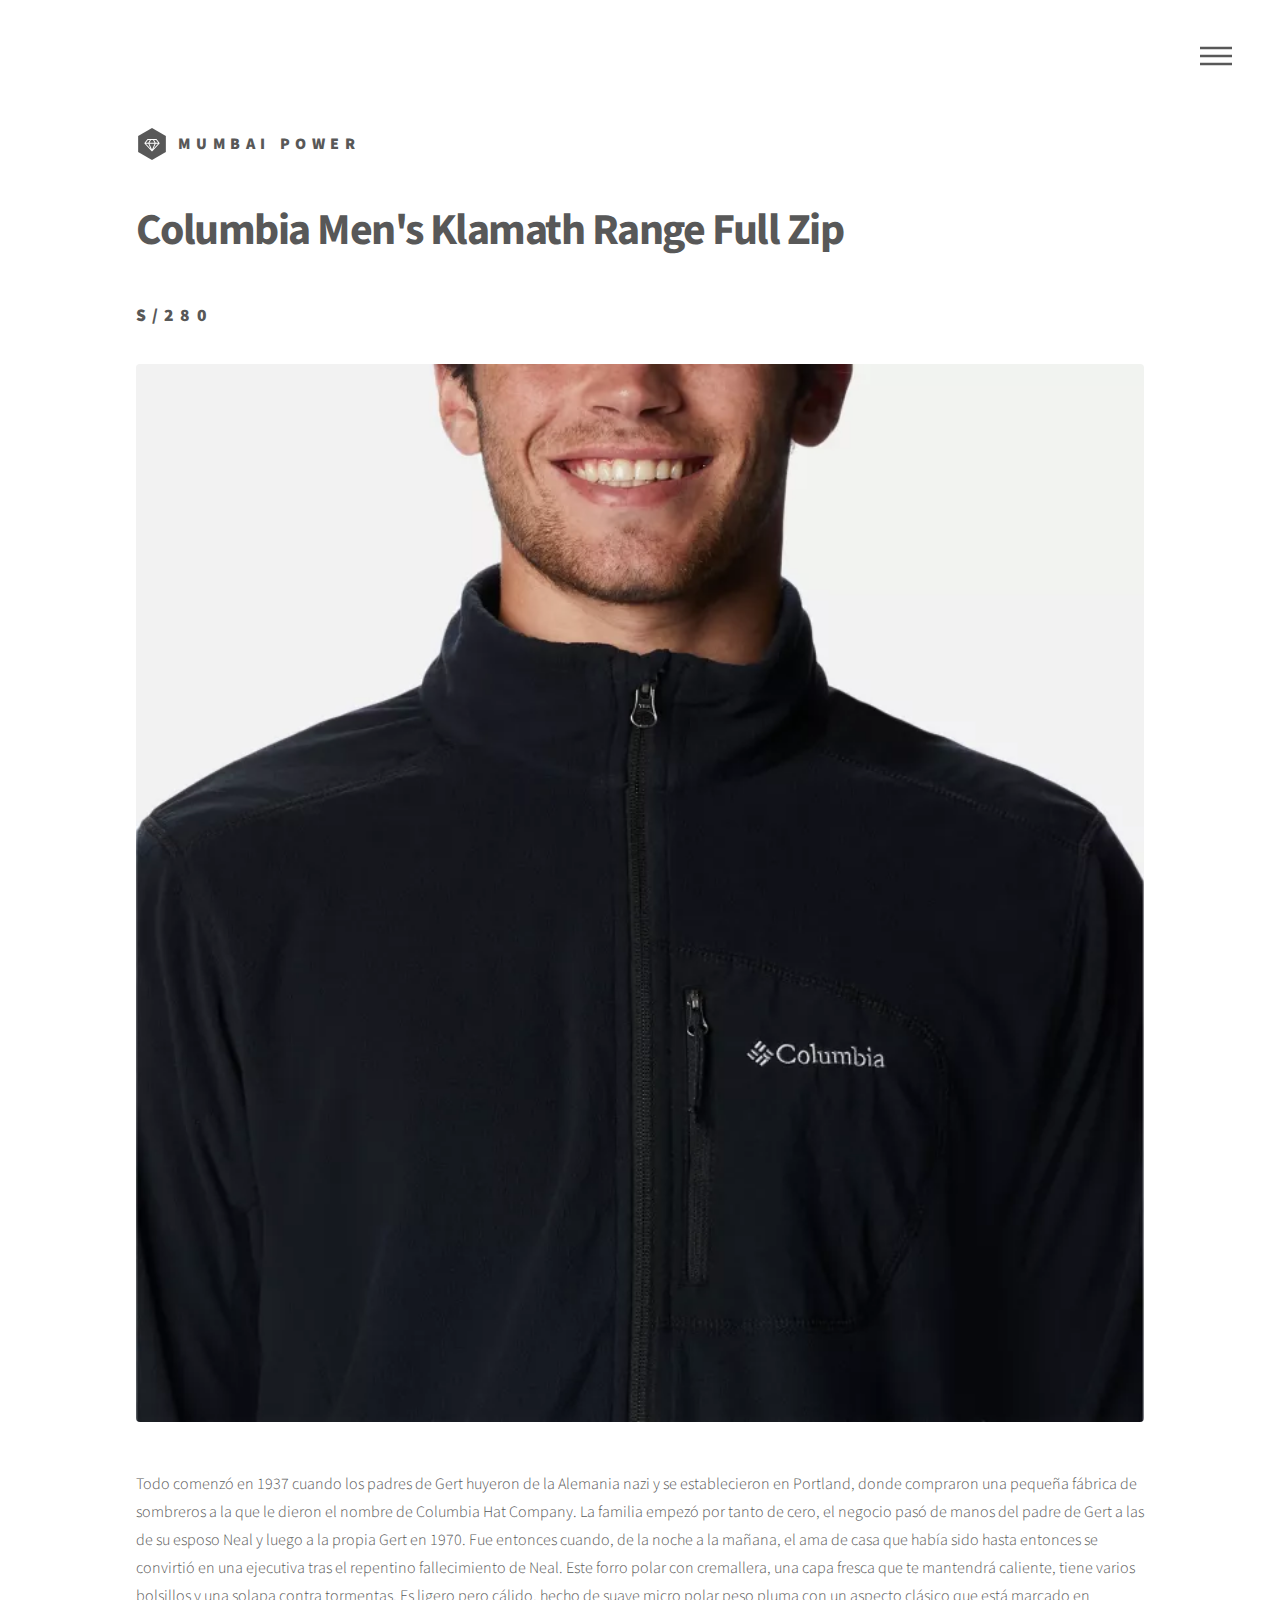
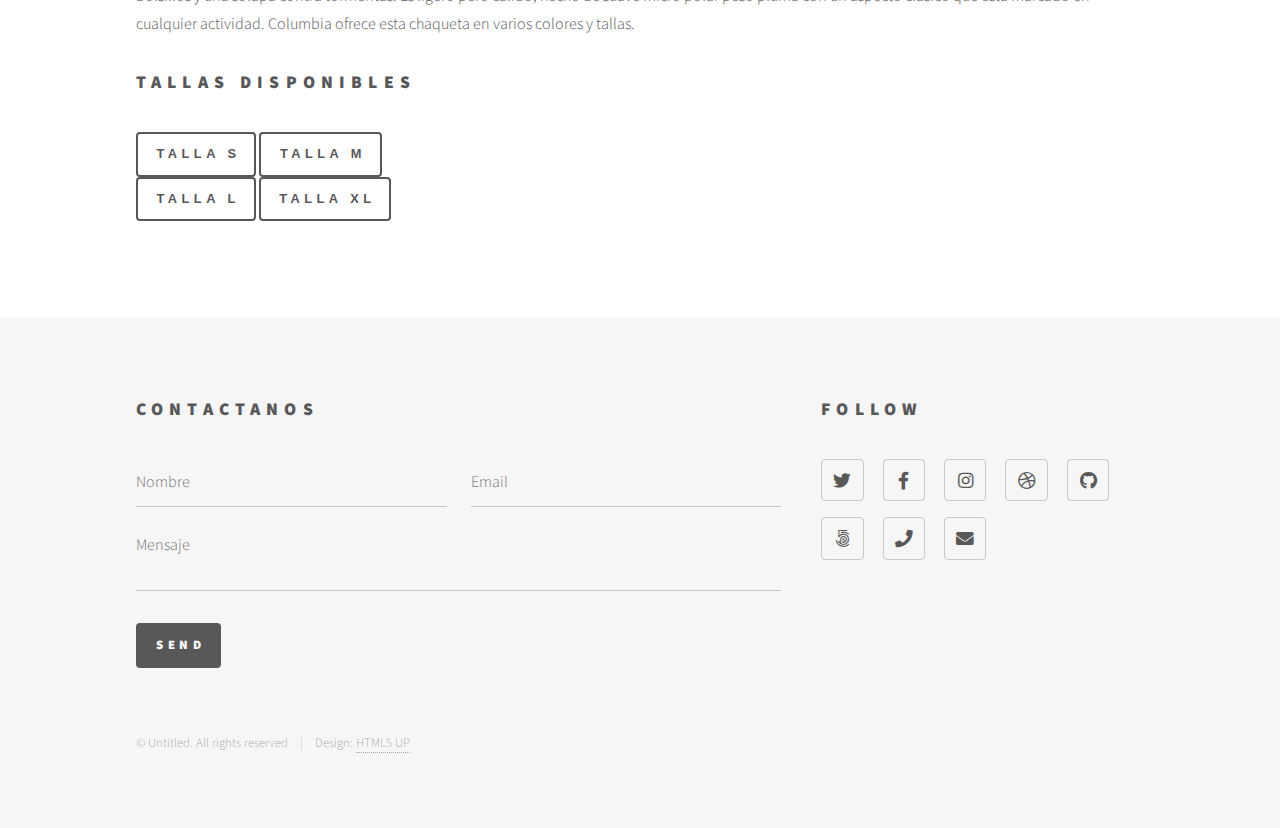
<file: tarea/obj6.html>
<!DOCTYPE HTML>
<!--
	Phantom by HTML5 UP
	html5up.net | @ajlkn
	Free for personal and commercial use under the CCA 3.0 license (html5up.net/license)
-->
<html>
	<head>
		<title>Mumbai Power</title>
		<meta charset="utf-8" />
		<meta name="viewport" content="width=device-width, initial-scale=1, user-scalable=no" />
		<link rel="stylesheet" href="assets/css/main.css" />
		<noscript><link rel="stylesheet" href="assets/css/noscript.css" /></noscript>
	</head>
	<body class="is-preload">
		<!-- Wrapper -->
			<div id="wrapper">

				<!-- Header -->
					<header id="header">
						<div class="inner">

							<!-- Logo -->
								<a href="index.html" class="logo">
									<span class="symbol"><img src="images/logo.svg" alt="" /></span><span class="title">Mumbai Power</span>
								</a>

							<!-- Nav -->
								<nav>
									<ul>
										<li><a href="#menu">Menu</a></li>
									</ul>
								</nav>

						</div>
					</header>

				<!-- Menu -->
					<nav id="menu">
						<h2>Menu</h2>
						<ul>
							<li><a href="index.html">Home</a></li>
							<li><a href="generic.html">Proximos lanzamientos</a></li>
							<li><a href="generic.html">Proximos lanzamientos</a></li>
							<li><a href="generic.html">Proximos lanzamientos</a></li>
							<li><a href="elements.html">Proximamente</a></li>
						</ul>
					</nav>

				<!-- Main -->
					<div id="main">
						<div class="inner">
							<h1>Columbia Men's Klamath Range Full Zip</h1>
                            <H2>S/280</H2>
							<span class="image main"><img src="images\columbia.webp" alt="" /></span>
							<p>Todo comenzó en 1937 cuando los padres de Gert huyeron de la Alemania nazi y se establecieron en Portland, donde compraron una pequeña fábrica de sombreros a la que le dieron el nombre de Columbia Hat Company. La familia empezó por tanto de cero, el negocio pasó de manos del padre de Gert a las de su esposo Neal y luego a la propia Gert en 1970. Fue entonces cuando, de la noche a la mañana, el ama de casa que había sido hasta entonces se convirtió en una ejecutiva tras el repentino fallecimiento de Neal.
                                Este forro polar con cremallera, una capa fresca que te mantendrá caliente, tiene varios bolsillos y una solapa contra tormentas. Es ligero pero cálido, hecho de suave micro polar peso pluma con un aspecto clásico que está marcado en cualquier actividad. Columbia ofrece esta chaqueta en varios colores y tallas. </p>
                            <H2>TALLAS DISPONIBLES</H2>
                            <button class="gl-label size___2lbev"><span>TALLA S</span></button>
                            <button class="gl-label size___2lbev"><span>TALLA M</span></button><BR>
                            <button class="gl-label size___2lbev"><span>TALLA L</span></button>
                            <button class="gl-label size___2lbev"><span>TALLA XL</span></button>
                           

						</div>
					</div>

				<!-- Footer -->
					<footer id="footer">
						<div class="inner">
							<section>
								<h2>CONTACTANOS</h2>
								<form method="post" action="#">
									<div class="fields">
										<div class="field half">
											<input type="text" name="name" id="name" placeholder="Nombre " />
										</div>
										<div class="field half">
											<input type="email" name="email" id="email" placeholder="Email" />
										</div>
										<div class="field">
											<textarea name="message" id="message" placeholder="Mensaje"></textarea>
										</div>
									</div>
									<ul class="actions">
										<li><input type="submit" value="Send" class="primary" /></li>
									</ul>
								</form>
							</section>
							<section>
								<h2>Follow</h2>
								<ul class="icons">
									<li><a href="#" class="icon brands style2 fa-twitter"><span class="label">Twitter</span></a></li>
									<li><a href="#" class="icon brands style2 fa-facebook-f"><span class="label">Facebook</span></a></li>
									<li><a href="#" class="icon brands style2 fa-instagram"><span class="label">Instagram</span></a></li>
									<li><a href="#" class="icon brands style2 fa-dribbble"><span class="label">Dribbble</span></a></li>
									<li><a href="#" class="icon brands style2 fa-github"><span class="label">GitHub</span></a></li>
									<li><a href="#" class="icon brands style2 fa-500px"><span class="label">500px</span></a></li>
									<li><a href="#" class="icon solid style2 fa-phone"><span class="label">Phone</span></a></li>
									<li><a href="#" class="icon solid style2 fa-envelope"><span class="label">Email</span></a></li>
								</ul>
							</section>
							<ul class="copyright">
								<li>&copy; Untitled. All rights reserved</li><li>Design: <a href="http://html5up.net">HTML5 UP</a></li>
							</ul>
						</div>
					</footer>

			</div>

		<!-- Scripts -->
			<script src="assets/js/jquery.min.js"></script>
			<script src="assets/js/browser.min.js"></script>
			<script src="assets/js/breakpoints.min.js"></script>
			<script src="assets/js/util.js"></script>
			<script src="assets/js/main.js"></script>

	</body>
</html>
</file>
<file: tarea/assets/css/noscript.css>
/*
	Phantom by HTML5 UP
	html5up.net | @ajlkn
	Free for personal and commercial use under the CCA 3.0 license (html5up.net/license)
*/

/* Tiles */

	body.is-preload .tiles article {
		-moz-transform: none;
		-webkit-transform: none;
		-ms-transform: none;
		transform: none;
		opacity: 1;
	}
</file>
<file: tarea/assets/css/main.css>
@import url(fontawesome-all.min.css);
@import url("https://fonts.googleapis.com/css?family=Source+Sans+Pro:300,700,900");

/*
	Phantom by HTML5 UP
	html5up.net | @ajlkn
	Free for personal and commercial use under the CCA 3.0 license (html5up.net/license)
*/

html, body, div, span, applet, object,
iframe, h1, h2, h3, h4, h5, h6, p, blockquote,
pre, a, abbr, acronym, address, big, cite,
code, del, dfn, em, img, ins, kbd, q, s, samp,
small, strike, strong, sub, sup, tt, var, b,
u, i, center, dl, dt, dd, ol, ul, li, fieldset,
form, label, legend, table, caption, tbody,
tfoot, thead, tr, th, td, article, aside,
canvas, details, embed, figure, figcaption,
footer, header, hgroup, menu, nav, output, ruby,
section, summary, time, mark, audio, video {
	margin: 0;
	padding: 0;
	border: 0;
	font-size: 100%;
	font: inherit;
	vertical-align: baseline;}

article, aside, details, figcaption, figure,
footer, header, hgroup, menu, nav, section {
	display: block;}

body {
	line-height: 1;
}

ol, ul {
	list-style: none;
}

blockquote, q {
	quotes: none;
}

	blockquote:before, blockquote:after, q:before, q:after {
		content: '';
		content: none;
	}

table {
	border-collapse: collapse;
	border-spacing: 0;
}

body {
	-webkit-text-size-adjust: none;
}

mark {
	background-color: transparent;
	color: inherit;
}

input::-moz-focus-inner {
	border: 0;
	padding: 0;
}

input, select, textarea {
	-moz-appearance: none;
	-webkit-appearance: none;
	-ms-appearance: none;
	appearance: none;
}

/* Basic */

	@-ms-viewport {
		width: device-width;
	}

	body {
		-ms-overflow-style: scrollbar;
	}

	@media screen and (max-width: 480px) {

		html, body {
			min-width: 320px;
		}

	}

	html {
		box-sizing: border-box;
	}

	*, *:before, *:after {
		box-sizing: inherit;
	}

	body {
		background: #ffffff;
	}

		body.is-preload *, body.is-preload *:before, body.is-preload *:after {
			-moz-animation: none !important;
			-webkit-animation: none !important;
			-ms-animation: none !important;
			animation: none !important;
			-moz-transition: none !important;
			-webkit-transition: none !important;
			-ms-transition: none !important;
			transition: none !important;
		}

/* Type */

	body, input, select, textarea {
		color: #585858;
		font-family: "Source Sans Pro", Helvetica, sans-serif;
		font-size: 16pt;
		font-weight: 300;
		line-height: 1.75;
	}

		@media screen and (max-width: 1680px) {

			body, input, select, textarea {
				font-size: 14pt;
			}

		}

		@media screen and (max-width: 1280px) {

			body, input, select, textarea {
				font-size: 12pt;
			}

		}

	a {
		-moz-transition: border-bottom-color 0.2s ease, color 0.2s ease;
		-webkit-transition: border-bottom-color 0.2s ease, color 0.2s ease;
		-ms-transition: border-bottom-color 0.2s ease, color 0.2s ease;
		transition: border-bottom-color 0.2s ease, color 0.2s ease;
		text-decoration: none;
		color: #585858;
		border-bottom: dotted 1px rgba(88, 88, 88, 0.5);
	}

		a:hover {
			border-bottom-color: transparent;
			color: #f2849e !important;
		}

	strong, b {
		font-weight: 900;
	}

	em, i {
		font-style: italic;
	}

	p {
		margin: 0 0 2em 0;
	}

	h1 {
		font-size: 2.75em;
		font-weight: 700;
		line-height: 1.3;
		margin: 0 0 1em 0;
		letter-spacing: -0.035em;
	}

		h1 a {
			color: inherit;
		}

		@media screen and (max-width: 736px) {

			h1 {
				font-size: 2em;
				margin: 0 0 1em 0;
			}

		}

		@media screen and (max-width: 360px) {

			h1 {
				font-size: 1.75em;
			}

		}

	h2, h3, h4, h5, h6 {
		font-weight: 900;
		line-height: 1.5;
		margin: 0 0 2em 0;
		text-transform: uppercase;
		letter-spacing: 0.35em;
	}

		h2 a, h3 a, h4 a, h5 a, h6 a {
			color: inherit;
		}

	h2 {
		font-size: 1.1em;
	}

	h3 {
		font-size: 1em;
	}

	h4 {
		font-size: 0.8em;
	}

	h5 {
		font-size: 0.8em;
	}

	h6 {
		font-size: 0.8em;
	}

	@media screen and (max-width: 980px) {

		h1 br, h2 br, h3 br, h4 br, h5 br, h6 br {
			display: none;
		}

	}

	@media screen and (max-width: 736px) {

		h2 {
			font-size: 1em;
		}

		h3 {
			font-size: 0.8em;
		}

	}

	sub {
		font-size: 0.8em;
		position: relative;
		top: 0.5em;
	}

	sup {
		font-size: 0.8em;
		position: relative;
		top: -0.5em;
	}

	blockquote {
		border-left: solid 4px #c9c9c9;
		font-style: italic;
		margin: 0 0 2em 0;
		padding: 0.5em 0 0.5em 2em;
	}

	code {
		background: rgba(144, 144, 144, 0.075);
		border-radius: 4px;
		border: solid 1px #c9c9c9;
		font-family: "Courier New", monospace;
		font-size: 0.9em;
		margin: 0 0.25em;
		padding: 0.25em 0.65em;
	}

	pre {
		-webkit-overflow-scrolling: touch;
		font-family: "Courier New", monospace;
		font-size: 0.9em;
		margin: 0 0 2em 0;
	}

		pre code {
			display: block;
			line-height: 1.75;
			padding: 1em 1.5em;
			overflow-x: auto;
		}

	hr {
		border: 0;
		border-bottom: solid 1px #c9c9c9;
		margin: 2em 0;
	}

		hr.major {
			margin: 3em 0;
		}

	.align-left {
		text-align: left;
	}

	.align-center {
		text-align: center;
	}

	.align-right {
		text-align: right;
	}

/* Row */

	.row {
		display: flex;
		flex-wrap: wrap;
		box-sizing: border-box;
		align-items: stretch;
	}

		.row > * {
			box-sizing: border-box;
		}

		.row.gtr-uniform > * > :last-child {
			margin-bottom: 0;
		}

		.row.aln-left {
			justify-content: flex-start;
		}

		.row.aln-center {
			justify-content: center;
		}

		.row.aln-right {
			justify-content: flex-end;
		}

		.row.aln-top {
			align-items: flex-start;
		}

		.row.aln-middle {
			align-items: center;
		}

		.row.aln-bottom {
			align-items: flex-end;
		}

		.row > .imp {
			order: -1;
		}

		.row > .col-1 {
			width: 8.33333%;
		}

		.row > .off-1 {
			margin-left: 8.33333%;
		}

		.row > .col-2 {
			width: 16.66667%;
		}

		.row > .off-2 {
			margin-left: 16.66667%;
		}

		.row > .col-3 {
			width: 25%;
		}

		.row > .off-3 {
			margin-left: 25%;
		}

		.row > .col-4 {
			width: 33.33333%;
		}

		.row > .off-4 {
			margin-left: 33.33333%;
		}

		.row > .col-5 {
			width: 41.66667%;
		}

		.row > .off-5 {
			margin-left: 41.66667%;
		}

		.row > .col-6 {
			width: 50%;
		}

		.row > .off-6 {
			margin-left: 50%;
		}

		.row > .col-7 {
			width: 58.33333%;
		}

		.row > .off-7 {
			margin-left: 58.33333%;
		}

		.row > .col-8 {
			width: 66.66667%;
		}

		.row > .off-8 {
			margin-left: 66.66667%;
		}

		.row > .col-9 {
			width: 75%;
		}

		.row > .off-9 {
			margin-left: 75%;
		}

		.row > .col-10 {
			width: 83.33333%;
		}

		.row > .off-10 {
			margin-left: 83.33333%;
		}

		.row > .col-11 {
			width: 91.66667%;
		}

		.row > .off-11 {
			margin-left: 91.66667%;
		}

		.row > .col-12 {
			width: 100%;
		}

		.row > .off-12 {
			margin-left: 100%;
		}

		.row.gtr-0 {
			margin-top: 0;
			margin-left: 0em;
		}

			.row.gtr-0 > * {
				padding: 0 0 0 0em;
			}

			.row.gtr-0.gtr-uniform {
				margin-top: 0em;
			}

				.row.gtr-0.gtr-uniform > * {
					padding-top: 0em;
				}

		.row.gtr-25 {
			margin-top: 0;
			margin-left: -0.5em;
		}

			.row.gtr-25 > * {
				padding: 0 0 0 0.5em;
			}

			.row.gtr-25.gtr-uniform {
				margin-top: -0.5em;
			}

				.row.gtr-25.gtr-uniform > * {
					padding-top: 0.5em;
				}

		.row.gtr-50 {
			margin-top: 0;
			margin-left: -1em;
		}

			.row.gtr-50 > * {
				padding: 0 0 0 1em;
			}

			.row.gtr-50.gtr-uniform {
				margin-top: -1em;
			}

				.row.gtr-50.gtr-uniform > * {
					padding-top: 1em;
				}

		.row {
			margin-top: 0;
			margin-left: -2em;
		}

			.row > * {
				padding: 0 0 0 2em;
			}

			.row.gtr-uniform {
				margin-top: -2em;
			}

				.row.gtr-uniform > * {
					padding-top: 2em;
				}

		.row.gtr-150 {
			margin-top: 0;
			margin-left: -3em;
		}

			.row.gtr-150 > * {
				padding: 0 0 0 3em;
			}

			.row.gtr-150.gtr-uniform {
				margin-top: -3em;
			}

				.row.gtr-150.gtr-uniform > * {
					padding-top: 3em;
				}

		.row.gtr-200 {
			margin-top: 0;
			margin-left: -4em;
		}

			.row.gtr-200 > * {
				padding: 0 0 0 4em;
			}

			.row.gtr-200.gtr-uniform {
				margin-top: -4em;
			}

				.row.gtr-200.gtr-uniform > * {
					padding-top: 4em;
				}

		@media screen and (max-width: 1680px) {

			.row {
				display: flex;
				flex-wrap: wrap;
				box-sizing: border-box;
				align-items: stretch;
			}

				.row > * {
					box-sizing: border-box;
				}

				.row.gtr-uniform > * > :last-child {
					margin-bottom: 0;
				}

				.row.aln-left {
					justify-content: flex-start;
				}

				.row.aln-center {
					justify-content: center;
				}

				.row.aln-right {
					justify-content: flex-end;
				}

				.row.aln-top {
					align-items: flex-start;
				}

				.row.aln-middle {
					align-items: center;
				}

				.row.aln-bottom {
					align-items: flex-end;
				}

				.row > .imp-xlarge {
					order: -1;
				}

				.row > .col-1-xlarge {
					width: 8.33333%;
				}

				.row > .off-1-xlarge {
					margin-left: 8.33333%;
				}

				.row > .col-2-xlarge {
					width: 16.66667%;
				}

				.row > .off-2-xlarge {
					margin-left: 16.66667%;
				}

				.row > .col-3-xlarge {
					width: 25%;
				}

				.row > .off-3-xlarge {
					margin-left: 25%;
				}

				.row > .col-4-xlarge {
					width: 33.33333%;
				}

				.row > .off-4-xlarge {
					margin-left: 33.33333%;
				}

				.row > .col-5-xlarge {
					width: 41.66667%;
				}

				.row > .off-5-xlarge {
					margin-left: 41.66667%;
				}

				.row > .col-6-xlarge {
					width: 50%;
				}

				.row > .off-6-xlarge {
					margin-left: 50%;
				}

				.row > .col-7-xlarge {
					width: 58.33333%;
				}

				.row > .off-7-xlarge {
					margin-left: 58.33333%;
				}

				.row > .col-8-xlarge {
					width: 66.66667%;
				}

				.row > .off-8-xlarge {
					margin-left: 66.66667%;
				}

				.row > .col-9-xlarge {
					width: 75%;
				}

				.row > .off-9-xlarge {
					margin-left: 75%;
				}

				.row > .col-10-xlarge {
					width: 83.33333%;
				}

				.row > .off-10-xlarge {
					margin-left: 83.33333%;
				}

				.row > .col-11-xlarge {
					width: 91.66667%;
				}

				.row > .off-11-xlarge {
					margin-left: 91.66667%;
				}

				.row > .col-12-xlarge {
					width: 100%;
				}

				.row > .off-12-xlarge {
					margin-left: 100%;
				}

				.row.gtr-0 {
					margin-top: 0;
					margin-left: 0em;
				}

					.row.gtr-0 > * {
						padding: 0 0 0 0em;
					}

					.row.gtr-0.gtr-uniform {
						margin-top: 0em;
					}

						.row.gtr-0.gtr-uniform > * {
							padding-top: 0em;
						}

				.row.gtr-25 {
					margin-top: 0;
					margin-left: -0.5em;
				}

					.row.gtr-25 > * {
						padding: 0 0 0 0.5em;
					}

					.row.gtr-25.gtr-uniform {
						margin-top: -0.5em;
					}

						.row.gtr-25.gtr-uniform > * {
							padding-top: 0.5em;
						}

				.row.gtr-50 {
					margin-top: 0;
					margin-left: -1em;
				}

					.row.gtr-50 > * {
						padding: 0 0 0 1em;
					}

					.row.gtr-50.gtr-uniform {
						margin-top: -1em;
					}

						.row.gtr-50.gtr-uniform > * {
							padding-top: 1em;
						}

				.row {
					margin-top: 0;
					margin-left: -2em;
				}

					.row > * {
						padding: 0 0 0 2em;
					}

					.row.gtr-uniform {
						margin-top: -2em;
					}

						.row.gtr-uniform > * {
							padding-top: 2em;
						}

				.row.gtr-150 {
					margin-top: 0;
					margin-left: -3em;
				}

					.row.gtr-150 > * {
						padding: 0 0 0 3em;
					}

					.row.gtr-150.gtr-uniform {
						margin-top: -3em;
					}

						.row.gtr-150.gtr-uniform > * {
							padding-top: 3em;
						}

				.row.gtr-200 {
					margin-top: 0;
					margin-left: -4em;
				}

					.row.gtr-200 > * {
						padding: 0 0 0 4em;
					}

					.row.gtr-200.gtr-uniform {
						margin-top: -4em;
					}

						.row.gtr-200.gtr-uniform > * {
							padding-top: 4em;
						}

		}

		@media screen and (max-width: 1280px) {

			.row {
				display: flex;
				flex-wrap: wrap;
				box-sizing: border-box;
				align-items: stretch;
			}

				.row > * {
					box-sizing: border-box;
				}

				.row.gtr-uniform > * > :last-child {
					margin-bottom: 0;
				}

				.row.aln-left {
					justify-content: flex-start;
				}

				.row.aln-center {
					justify-content: center;
				}

				.row.aln-right {
					justify-content: flex-end;
				}

				.row.aln-top {
					align-items: flex-start;
				}

				.row.aln-middle {
					align-items: center;
				}

				.row.aln-bottom {
					align-items: flex-end;
				}

				.row > .imp-large {
					order: -1;
				}

				.row > .col-1-large {
					width: 8.33333%;
				}

				.row > .off-1-large {
					margin-left: 8.33333%;
				}

				.row > .col-2-large {
					width: 16.66667%;
				}

				.row > .off-2-large {
					margin-left: 16.66667%;
				}

				.row > .col-3-large {
					width: 25%;
				}

				.row > .off-3-large {
					margin-left: 25%;
				}

				.row > .col-4-large {
					width: 33.33333%;
				}

				.row > .off-4-large {
					margin-left: 33.33333%;
				}

				.row > .col-5-large {
					width: 41.66667%;
				}

				.row > .off-5-large {
					margin-left: 41.66667%;
				}

				.row > .col-6-large {
					width: 50%;
				}

				.row > .off-6-large {
					margin-left: 50%;
				}

				.row > .col-7-large {
					width: 58.33333%;
				}

				.row > .off-7-large {
					margin-left: 58.33333%;
				}

				.row > .col-8-large {
					width: 66.66667%;
				}

				.row > .off-8-large {
					margin-left: 66.66667%;
				}

				.row > .col-9-large {
					width: 75%;
				}

				.row > .off-9-large {
					margin-left: 75%;
				}

				.row > .col-10-large {
					width: 83.33333%;
				}

				.row > .off-10-large {
					margin-left: 83.33333%;
				}

				.row > .col-11-large {
					width: 91.66667%;
				}

				.row > .off-11-large {
					margin-left: 91.66667%;
				}

				.row > .col-12-large {
					width: 100%;
				}

				.row > .off-12-large {
					margin-left: 100%;
				}

				.row.gtr-0 {
					margin-top: 0;
					margin-left: 0em;
				}

					.row.gtr-0 > * {
						padding: 0 0 0 0em;
					}

					.row.gtr-0.gtr-uniform {
						margin-top: 0em;
					}

						.row.gtr-0.gtr-uniform > * {
							padding-top: 0em;
						}

				.row.gtr-25 {
					margin-top: 0;
					margin-left: -0.5em;
				}

					.row.gtr-25 > * {
						padding: 0 0 0 0.5em;
					}

					.row.gtr-25.gtr-uniform {
						margin-top: -0.5em;
					}

						.row.gtr-25.gtr-uniform > * {
							padding-top: 0.5em;
						}

				.row.gtr-50 {
					margin-top: 0;
					margin-left: -1em;
				}

					.row.gtr-50 > * {
						padding: 0 0 0 1em;
					}

					.row.gtr-50.gtr-uniform {
						margin-top: -1em;
					}

						.row.gtr-50.gtr-uniform > * {
							padding-top: 1em;
						}

				.row {
					margin-top: 0;
					margin-left: -2em;
				}

					.row > * {
						padding: 0 0 0 2em;
					}

					.row.gtr-uniform {
						margin-top: -2em;
					}

						.row.gtr-uniform > * {
							padding-top: 2em;
						}

				.row.gtr-150 {
					margin-top: 0;
					margin-left: -3em;
				}

					.row.gtr-150 > * {
						padding: 0 0 0 3em;
					}

					.row.gtr-150.gtr-uniform {
						margin-top: -3em;
					}

						.row.gtr-150.gtr-uniform > * {
							padding-top: 3em;
						}

				.row.gtr-200 {
					margin-top: 0;
					margin-left: -4em;
				}

					.row.gtr-200 > * {
						padding: 0 0 0 4em;
					}

					.row.gtr-200.gtr-uniform {
						margin-top: -4em;
					}

						.row.gtr-200.gtr-uniform > * {
							padding-top: 4em;
						}

		}

		@media screen and (max-width: 980px) {

			.row {
				display: flex;
				flex-wrap: wrap;
				box-sizing: border-box;
				align-items: stretch;
			}

				.row > * {
					box-sizing: border-box;
				}

				.row.gtr-uniform > * > :last-child {
					margin-bottom: 0;
				}

				.row.aln-left {
					justify-content: flex-start;
				}

				.row.aln-center {
					justify-content: center;
				}

				.row.aln-right {
					justify-content: flex-end;
				}

				.row.aln-top {
					align-items: flex-start;
				}

				.row.aln-middle {
					align-items: center;
				}

				.row.aln-bottom {
					align-items: flex-end;
				}

				.row > .imp-medium {
					order: -1;
				}

				.row > .col-1-medium {
					width: 8.33333%;
				}

				.row > .off-1-medium {
					margin-left: 8.33333%;
				}

				.row > .col-2-medium {
					width: 16.66667%;
				}

				.row > .off-2-medium {
					margin-left: 16.66667%;
				}

				.row > .col-3-medium {
					width: 25%;
				}

				.row > .off-3-medium {
					margin-left: 25%;
				}

				.row > .col-4-medium {
					width: 33.33333%;
				}

				.row > .off-4-medium {
					margin-left: 33.33333%;
				}

				.row > .col-5-medium {
					width: 41.66667%;
				}

				.row > .off-5-medium {
					margin-left: 41.66667%;
				}

				.row > .col-6-medium {
					width: 50%;
				}

				.row > .off-6-medium {
					margin-left: 50%;
				}

				.row > .col-7-medium {
					width: 58.33333%;
				}

				.row > .off-7-medium {
					margin-left: 58.33333%;
				}

				.row > .col-8-medium {
					width: 66.66667%;
				}

				.row > .off-8-medium {
					margin-left: 66.66667%;
				}

				.row > .col-9-medium {
					width: 75%;
				}

				.row > .off-9-medium {
					margin-left: 75%;
				}

				.row > .col-10-medium {
					width: 83.33333%;
				}

				.row > .off-10-medium {
					margin-left: 83.33333%;
				}

				.row > .col-11-medium {
					width: 91.66667%;
				}

				.row > .off-11-medium {
					margin-left: 91.66667%;
				}

				.row > .col-12-medium {
					width: 100%;
				}

				.row > .off-12-medium {
					margin-left: 100%;
				}

				.row.gtr-0 {
					margin-top: 0;
					margin-left: 0em;
				}

					.row.gtr-0 > * {
						padding: 0 0 0 0em;
					}

					.row.gtr-0.gtr-uniform {
						margin-top: 0em;
					}

						.row.gtr-0.gtr-uniform > * {
							padding-top: 0em;
						}

				.row.gtr-25 {
					margin-top: 0;
					margin-left: -0.375em;
				}

					.row.gtr-25 > * {
						padding: 0 0 0 0.375em;
					}

					.row.gtr-25.gtr-uniform {
						margin-top: -0.375em;
					}

						.row.gtr-25.gtr-uniform > * {
							padding-top: 0.375em;
						}

				.row.gtr-50 {
					margin-top: 0;
					margin-left: -0.75em;
				}

					.row.gtr-50 > * {
						padding: 0 0 0 0.75em;
					}

					.row.gtr-50.gtr-uniform {
						margin-top: -0.75em;
					}

						.row.gtr-50.gtr-uniform > * {
							padding-top: 0.75em;
						}

				.row {
					margin-top: 0;
					margin-left: -1.5em;
				}

					.row > * {
						padding: 0 0 0 1.5em;
					}

					.row.gtr-uniform {
						margin-top: -1.5em;
					}

						.row.gtr-uniform > * {
							padding-top: 1.5em;
						}

				.row.gtr-150 {
					margin-top: 0;
					margin-left: -2.25em;
				}

					.row.gtr-150 > * {
						padding: 0 0 0 2.25em;
					}

					.row.gtr-150.gtr-uniform {
						margin-top: -2.25em;
					}

						.row.gtr-150.gtr-uniform > * {
							padding-top: 2.25em;
						}

				.row.gtr-200 {
					margin-top: 0;
					margin-left: -3em;
				}

					.row.gtr-200 > * {
						padding: 0 0 0 3em;
					}

					.row.gtr-200.gtr-uniform {
						margin-top: -3em;
					}

						.row.gtr-200.gtr-uniform > * {
							padding-top: 3em;
						}

		}

		@media screen and (max-width: 736px) {

			.row {
				display: flex;
				flex-wrap: wrap;
				box-sizing: border-box;
				align-items: stretch;
			}

				.row > * {
					box-sizing: border-box;
				}

				.row.gtr-uniform > * > :last-child {
					margin-bottom: 0;
				}

				.row.aln-left {
					justify-content: flex-start;
				}

				.row.aln-center {
					justify-content: center;
				}

				.row.aln-right {
					justify-content: flex-end;
				}

				.row.aln-top {
					align-items: flex-start;
				}

				.row.aln-middle {
					align-items: center;
				}

				.row.aln-bottom {
					align-items: flex-end;
				}

				.row > .imp-small {
					order: -1;
				}

				.row > .col-1-small {
					width: 8.33333%;
				}

				.row > .off-1-small {
					margin-left: 8.33333%;
				}

				.row > .col-2-small {
					width: 16.66667%;
				}

				.row > .off-2-small {
					margin-left: 16.66667%;
				}

				.row > .col-3-small {
					width: 25%;
				}

				.row > .off-3-small {
					margin-left: 25%;
				}

				.row > .col-4-small {
					width: 33.33333%;
				}

				.row > .off-4-small {
					margin-left: 33.33333%;
				}

				.row > .col-5-small {
					width: 41.66667%;
				}

				.row > .off-5-small {
					margin-left: 41.66667%;
				}

				.row > .col-6-small {
					width: 50%;
				}

				.row > .off-6-small {
					margin-left: 50%;
				}

				.row > .col-7-small {
					width: 58.33333%;
				}

				.row > .off-7-small {
					margin-left: 58.33333%;
				}

				.row > .col-8-small {
					width: 66.66667%;
				}

				.row > .off-8-small {
					margin-left: 66.66667%;
				}

				.row > .col-9-small {
					width: 75%;
				}

				.row > .off-9-small {
					margin-left: 75%;
				}

				.row > .col-10-small {
					width: 83.33333%;
				}

				.row > .off-10-small {
					margin-left: 83.33333%;
				}

				.row > .col-11-small {
					width: 91.66667%;
				}

				.row > .off-11-small {
					margin-left: 91.66667%;
				}

				.row > .col-12-small {
					width: 100%;
				}

				.row > .off-12-small {
					margin-left: 100%;
				}

				.row.gtr-0 {
					margin-top: 0;
					margin-left: 0em;
				}

					.row.gtr-0 > * {
						padding: 0 0 0 0em;
					}

					.row.gtr-0.gtr-uniform {
						margin-top: 0em;
					}

						.row.gtr-0.gtr-uniform > * {
							padding-top: 0em;
						}

				.row.gtr-25 {
					margin-top: 0;
					margin-left: -0.25em;
				}

					.row.gtr-25 > * {
						padding: 0 0 0 0.25em;
					}

					.row.gtr-25.gtr-uniform {
						margin-top: -0.25em;
					}

						.row.gtr-25.gtr-uniform > * {
							padding-top: 0.25em;
						}

				.row.gtr-50 {
					margin-top: 0;
					margin-left: -0.5em;
				}

					.row.gtr-50 > * {
						padding: 0 0 0 0.5em;
					}

					.row.gtr-50.gtr-uniform {
						margin-top: -0.5em;
					}

						.row.gtr-50.gtr-uniform > * {
							padding-top: 0.5em;
						}

				.row {
					margin-top: 0;
					margin-left: -1em;
				}

					.row > * {
						padding: 0 0 0 1em;
					}

					.row.gtr-uniform {
						margin-top: -1em;
					}

						.row.gtr-uniform > * {
							padding-top: 1em;
						}

				.row.gtr-150 {
					margin-top: 0;
					margin-left: -1.5em;
				}

					.row.gtr-150 > * {
						padding: 0 0 0 1.5em;
					}

					.row.gtr-150.gtr-uniform {
						margin-top: -1.5em;
					}

						.row.gtr-150.gtr-uniform > * {
							padding-top: 1.5em;
						}

				.row.gtr-200 {
					margin-top: 0;
					margin-left: -2em;
				}

					.row.gtr-200 > * {
						padding: 0 0 0 2em;
					}

					.row.gtr-200.gtr-uniform {
						margin-top: -2em;
					}

						.row.gtr-200.gtr-uniform > * {
							padding-top: 2em;
						}

		}

		@media screen and (max-width: 480px) {

			.row {
				display: flex;
				flex-wrap: wrap;
				box-sizing: border-box;
				align-items: stretch;
			}

				.row > * {
					box-sizing: border-box;
				}

				.row.gtr-uniform > * > :last-child {
					margin-bottom: 0;
				}

				.row.aln-left {
					justify-content: flex-start;
				}

				.row.aln-center {
					justify-content: center;
				}

				.row.aln-right {
					justify-content: flex-end;
				}

				.row.aln-top {
					align-items: flex-start;
				}

				.row.aln-middle {
					align-items: center;
				}

				.row.aln-bottom {
					align-items: flex-end;
				}

				.row > .imp-xsmall {
					order: -1;
				}

				.row > .col-1-xsmall {
					width: 8.33333%;
				}

				.row > .off-1-xsmall {
					margin-left: 8.33333%;
				}

				.row > .col-2-xsmall {
					width: 16.66667%;
				}

				.row > .off-2-xsmall {
					margin-left: 16.66667%;
				}

				.row > .col-3-xsmall {
					width: 25%;
				}

				.row > .off-3-xsmall {
					margin-left: 25%;
				}

				.row > .col-4-xsmall {
					width: 33.33333%;
				}

				.row > .off-4-xsmall {
					margin-left: 33.33333%;
				}

				.row > .col-5-xsmall {
					width: 41.66667%;
				}

				.row > .off-5-xsmall {
					margin-left: 41.66667%;
				}

				.row > .col-6-xsmall {
					width: 50%;
				}

				.row > .off-6-xsmall {
					margin-left: 50%;
				}

				.row > .col-7-xsmall {
					width: 58.33333%;
				}

				.row > .off-7-xsmall {
					margin-left: 58.33333%;
				}

				.row > .col-8-xsmall {
					width: 66.66667%;
				}

				.row > .off-8-xsmall {
					margin-left: 66.66667%;
				}

				.row > .col-9-xsmall {
					width: 75%;
				}

				.row > .off-9-xsmall {
					margin-left: 75%;
				}

				.row > .col-10-xsmall {
					width: 83.33333%;
				}

				.row > .off-10-xsmall {
					margin-left: 83.33333%;
				}

				.row > .col-11-xsmall {
					width: 91.66667%;
				}

				.row > .off-11-xsmall {
					margin-left: 91.66667%;
				}

				.row > .col-12-xsmall {
					width: 100%;
				}

				.row > .off-12-xsmall {
					margin-left: 100%;
				}

				.row.gtr-0 {
					margin-top: 0;
					margin-left: 0em;
				}

					.row.gtr-0 > * {
						padding: 0 0 0 0em;
					}

					.row.gtr-0.gtr-uniform {
						margin-top: 0em;
					}

						.row.gtr-0.gtr-uniform > * {
							padding-top: 0em;
						}

				.row.gtr-25 {
					margin-top: 0;
					margin-left: -0.25em;
				}

					.row.gtr-25 > * {
						padding: 0 0 0 0.25em;
					}

					.row.gtr-25.gtr-uniform {
						margin-top: -0.25em;
					}

						.row.gtr-25.gtr-uniform > * {
							padding-top: 0.25em;
						}

				.row.gtr-50 {
					margin-top: 0;
					margin-left: -0.5em;
				}

					.row.gtr-50 > * {
						padding: 0 0 0 0.5em;
					}

					.row.gtr-50.gtr-uniform {
						margin-top: -0.5em;
					}

						.row.gtr-50.gtr-uniform > * {
							padding-top: 0.5em;
						}

				.row {
					margin-top: 0;
					margin-left: -1em;
				}

					.row > * {
						padding: 0 0 0 1em;
					}

					.row.gtr-uniform {
						margin-top: -1em;
					}

						.row.gtr-uniform > * {
							padding-top: 1em;
						}

				.row.gtr-150 {
					margin-top: 0;
					margin-left: -1.5em;
				}

					.row.gtr-150 > * {
						padding: 0 0 0 1.5em;
					}

					.row.gtr-150.gtr-uniform {
						margin-top: -1.5em;
					}

						.row.gtr-150.gtr-uniform > * {
							padding-top: 1.5em;
						}

				.row.gtr-200 {
					margin-top: 0;
					margin-left: -2em;
				}

					.row.gtr-200 > * {
						padding: 0 0 0 2em;
					}

					.row.gtr-200.gtr-uniform {
						margin-top: -2em;
					}

						.row.gtr-200.gtr-uniform > * {
							padding-top: 2em;
						}

		}

/* Section/Article */

	section.special, article.special {
		text-align: center;
	}

	header p {
		margin-top: -1em;
	}

	@media screen and (max-width: 736px) {

		header p {
			margin-top: 0;
		}

	}

/* Icon */

	.icon {
		text-decoration: none;
		border-bottom: none;
		position: relative;
	}

		.icon:before {
			-moz-osx-font-smoothing: grayscale;
			-webkit-font-smoothing: antialiased;
			display: inline-block;
			font-style: normal;
			font-variant: normal;
			text-rendering: auto;
			line-height: 1;
			text-transform: none !important;
			font-family: 'Font Awesome 5 Free';
			font-weight: 400;
		}

		.icon > .label {
			display: none;
		}

		.icon:before {
			line-height: inherit;
		}

		.icon.solid:before {
			font-weight: 900;
		}

		.icon.brands:before {
			font-family: 'Font Awesome 5 Brands';
		}

		.icon.style2 {
			-moz-transition: background-color 0.2s ease-in-out, color 0.2s ease-in-out, border-color 0.2s ease-in-out;
			-webkit-transition: background-color 0.2s ease-in-out, color 0.2s ease-in-out, border-color 0.2s ease-in-out;
			-ms-transition: background-color 0.2s ease-in-out, color 0.2s ease-in-out, border-color 0.2s ease-in-out;
			transition: background-color 0.2s ease-in-out, color 0.2s ease-in-out, border-color 0.2s ease-in-out;
			background-color: transparent;
			border: solid 1px #c9c9c9;
			border-radius: 4px;
			width: 2.65em;
			height: 2.65em;
			display: inline-block;
			text-align: center;
			line-height: 2.65em;
			color: inherit;
		}

			.icon.style2:before {
				font-size: 1.1em;
			}

			.icon.style2:hover {
				color: #f2849e;
				border-color: #f2849e;
			}

			.icon.style2:active {
				background-color: rgba(242, 132, 158, 0.1);
			}

/* List */

	ol {
		list-style: decimal;
		margin: 0 0 2em 0;
		padding-left: 1.25em;
	}

		ol li {
			padding-left: 0.25em;
		}

	ul {
		list-style: disc;
		margin: 0 0 2em 0;
		padding-left: 1em;
	}

		ul li {
			padding-left: 0.5em;
		}

		ul.alt {
			list-style: none;
			padding-left: 0;
		}

			ul.alt li {
				border-top: solid 1px #c9c9c9;
				padding: 0.5em 0;
			}

				ul.alt li:first-child {
					border-top: 0;
					padding-top: 0;
				}

	dl {
		margin: 0 0 2em 0;
	}

		dl dt {
			display: block;
			font-weight: 900;
			margin: 0 0 1em 0;
		}

		dl dd {
			margin-left: 2em;
		}

/* Actions */

	ul.actions {
		display: -moz-flex;
		display: -webkit-flex;
		display: -ms-flex;
		display: flex;
		cursor: default;
		list-style: none;
		margin-left: -1em;
		padding-left: 0;
	}

		ul.actions li {
			padding: 0 0 0 1em;
			vertical-align: middle;
		}

		ul.actions.special {
			-moz-justify-content: center;
			-webkit-justify-content: center;
			-ms-justify-content: center;
			justify-content: center;
			width: 100%;
			margin-left: 0;
		}

			ul.actions.special li:first-child {
				padding-left: 0;
			}

		ul.actions.stacked {
			-moz-flex-direction: column;
			-webkit-flex-direction: column;
			-ms-flex-direction: column;
			flex-direction: column;
			margin-left: 0;
		}

			ul.actions.stacked li {
				padding: 1.3em 0 0 0;
			}

				ul.actions.stacked li:first-child {
					padding-top: 0;
				}

		ul.actions.fit {
			width: calc(100% + 1em);
		}

			ul.actions.fit li {
				-moz-flex-grow: 1;
				-webkit-flex-grow: 1;
				-ms-flex-grow: 1;
				flex-grow: 1;
				-moz-flex-shrink: 1;
				-webkit-flex-shrink: 1;
				-ms-flex-shrink: 1;
				flex-shrink: 1;
				width: 100%;
			}

				ul.actions.fit li > * {
					width: 100%;
				}

			ul.actions.fit.stacked {
				width: 100%;
			}

		@media screen and (max-width: 480px) {

			ul.actions:not(.fixed) {
				-moz-flex-direction: column;
				-webkit-flex-direction: column;
				-ms-flex-direction: column;
				flex-direction: column;
				margin-left: 0;
				width: 100% !important;
			}

				ul.actions:not(.fixed) li {
					-moz-flex-grow: 1;
					-webkit-flex-grow: 1;
					-ms-flex-grow: 1;
					flex-grow: 1;
					-moz-flex-shrink: 1;
					-webkit-flex-shrink: 1;
					-ms-flex-shrink: 1;
					flex-shrink: 1;
					padding: 1em 0 0 0;
					text-align: center;
					width: 100%;
				}

					ul.actions:not(.fixed) li > * {
						width: 100%;
					}

					ul.actions:not(.fixed) li:first-child {
						padding-top: 0;
					}

					ul.actions:not(.fixed) li input[type="submit"],
					ul.actions:not(.fixed) li input[type="reset"],
					ul.actions:not(.fixed) li input[type="button"],
					ul.actions:not(.fixed) li button,
					ul.actions:not(.fixed) li .button {
						width: 100%;
					}

						ul.actions:not(.fixed) li input[type="submit"].icon:before,
						ul.actions:not(.fixed) li input[type="reset"].icon:before,
						ul.actions:not(.fixed) li input[type="button"].icon:before,
						ul.actions:not(.fixed) li button.icon:before,
						ul.actions:not(.fixed) li .button.icon:before {
							margin-left: -0.5rem;
						}

		}

/* Icons */

	ul.icons {
		cursor: default;
		list-style: none;
		padding-left: 0;
		margin: -1em 0 2em -1em;
	}

		ul.icons li {
			display: inline-block;
			padding: 1em 0 0 1em;
		}

/* Form */

	form {
		margin: 0 0 2em 0;
		overflow-x: hidden;
	}

		form > :last-child {
			margin-bottom: 0;
		}

		form > .fields {
			display: -moz-flex;
			display: -webkit-flex;
			display: -ms-flex;
			display: flex;
			-moz-flex-wrap: wrap;
			-webkit-flex-wrap: wrap;
			-ms-flex-wrap: wrap;
			flex-wrap: wrap;
			width: calc(100% + 3em);
			margin: -1.5em 0 2em -1.5em;
		}

			form > .fields > .field {
				-moz-flex-grow: 0;
				-webkit-flex-grow: 0;
				-ms-flex-grow: 0;
				flex-grow: 0;
				-moz-flex-shrink: 0;
				-webkit-flex-shrink: 0;
				-ms-flex-shrink: 0;
				flex-shrink: 0;
				padding: 1.5em 0 0 1.5em;
				width: calc(100% - 1.5em);
			}

				form > .fields > .field.half {
					width: calc(50% - 0.75em);
				}

				form > .fields > .field.third {
					width: calc(100%/3 - 0.5em);
				}

				form > .fields > .field.quarter {
					width: calc(25% - 0.375em);
				}

		@media screen and (max-width: 480px) {

			form > .fields {
				width: calc(100% + 3em);
				margin: -1.5em 0 2em -1.5em;
			}

				form > .fields > .field {
					padding: 1.5em 0 0 1.5em;
					width: calc(100% - 1.5em);
				}

					form > .fields > .field.half {
						width: calc(100% - 1.5em);
					}

					form > .fields > .field.third {
						width: calc(100% - 1.5em);
					}

					form > .fields > .field.quarter {
						width: calc(100% - 1.5em);
					}

		}

	label {
		display: block;
		font-size: 0.9em;
		font-weight: 900;
		margin: 0 0 1em 0;
	}

	input[type="text"],
	input[type="password"],
	input[type="email"],
	input[type="tel"],
	select,
	textarea {
		-moz-appearance: none;
		-webkit-appearance: none;
		-ms-appearance: none;
		appearance: none;
		background-color: transparent;
		border: none;
		border-radius: 0;
		border-bottom: solid 1px #c9c9c9;
		color: inherit;
		display: block;
		outline: 0;
		padding: 0;
		text-decoration: none;
		width: 100%;
	}

		input[type="text"]:invalid,
		input[type="password"]:invalid,
		input[type="email"]:invalid,
		input[type="tel"]:invalid,
		select:invalid,
		textarea:invalid {
			box-shadow: none;
		}

		input[type="text"]:focus,
		input[type="password"]:focus,
		input[type="email"]:focus,
		input[type="tel"]:focus,
		select:focus,
		textarea:focus {
			border-bottom-color: #f2849e;
			box-shadow: inset 0 -1px 0 0 #f2849e;
		}

	select {
		background-image: url("data:image/svg+xml;charset=utf8,%3Csvg xmlns='http://www.w3.org/2000/svg' width='40' height='40' preserveAspectRatio='none' viewBox='0 0 40 40'%3E%3Cpath d='M9.4,12.3l10.4,10.4l10.4-10.4c0.2-0.2,0.5-0.4,0.9-0.4c0.3,0,0.6,0.1,0.9,0.4l3.3,3.3c0.2,0.2,0.4,0.5,0.4,0.9 c0,0.4-0.1,0.6-0.4,0.9L20.7,31.9c-0.2,0.2-0.5,0.4-0.9,0.4c-0.3,0-0.6-0.1-0.9-0.4L4.3,17.3c-0.2-0.2-0.4-0.5-0.4-0.9 c0-0.4,0.1-0.6,0.4-0.9l3.3-3.3c0.2-0.2,0.5-0.4,0.9-0.4S9.1,12.1,9.4,12.3z' fill='%23c9c9c9' /%3E%3C/svg%3E");
		background-size: 1.25rem;
		background-repeat: no-repeat;
		background-position: calc(100% - 1rem) center;
		height: 3em;
		padding-right: 3em;
		text-overflow: ellipsis;
	}

		select option {
			background: #ffffff;
		}

		select:focus::-ms-value {
			background-color: transparent;
		}

		select::-ms-expand {
			display: none;
		}

	input[type="text"],
	input[type="password"],
	input[type="email"],
	select {
		height: 3em;
	}

	textarea {
		padding: 0;
		min-height: 3.75em;
	}

	input[type="checkbox"],
	input[type="radio"] {
		-moz-appearance: none;
		-webkit-appearance: none;
		-ms-appearance: none;
		appearance: none;
		display: block;
		float: left;
		margin-right: -2em;
		opacity: 0;
		width: 1em;
		z-index: -1;
	}

		input[type="checkbox"] + label,
		input[type="radio"] + label {
			text-decoration: none;
			color: #585858;
			cursor: pointer;
			display: inline-block;
			font-size: 1em;
			font-weight: 300;
			padding-left: 2.55em;
			padding-right: 0.75em;
			position: relative;
		}

			input[type="checkbox"] + label:before,
			input[type="radio"] + label:before {
				-moz-osx-font-smoothing: grayscale;
				-webkit-font-smoothing: antialiased;
				display: inline-block;
				font-style: normal;
				font-variant: normal;
				text-rendering: auto;
				line-height: 1;
				text-transform: none !important;
				font-family: 'Font Awesome 5 Free';
				font-weight: 900;
			}

			input[type="checkbox"] + label:before,
			input[type="radio"] + label:before {
				border-radius: 4px;
				border: solid 1px #c9c9c9;
				content: '';
				display: inline-block;
				font-size: 0.8em;
				height: 2.25em;
				left: 0;
				line-height: 2.25em;
				position: absolute;
				text-align: center;
				top: 0;
				width: 2.25em;
			}

		input[type="checkbox"]:checked + label:before,
		input[type="radio"]:checked + label:before {
			background: #585858;
			border-color: #585858;
			color: #ffffff;
			content: '\f00c';
		}

		input[type="checkbox"]:focus + label:before,
		input[type="radio"]:focus + label:before {
			border-color: #f2849e;
			box-shadow: 0 0 0 1px #f2849e;
		}

	input[type="checkbox"] + label:before {
		border-radius: 4px;
	}

	input[type="radio"] + label:before {
		border-radius: 100%;
	}

/* Box */

	.box {
		border-radius: 4px;
		border: solid 1px #c9c9c9;
		margin-bottom: 2em;
		padding: 1.5em;
	}

		.box > :last-child,
		.box > :last-child > :last-child,
		.box > :last-child > :last-child > :last-child {
			margin-bottom: 0;
		}

		.box.alt {
			border: 0;
			border-radius: 0;
			padding: 0;
		}

/* Image */

	.image {
		border-radius: 4px;
		border: 0;
		display: inline-block;
		position: relative;
	}

		.image img {
			border-radius: 4px;
			display: block;
		}

		.image.left, .image.right {
			max-width: 40%;
		}

			.image.left img, .image.right img {
				width: 100%;
			}

		.image.left {
			float: left;
			padding: 0 1.5em 1em 0;
			top: 0.25em;
		}

		.image.right {
			float: right;
			padding: 0 0 1em 1.5em;
			top: 0.25em;
		}

		.image.fit {
			display: block;
			margin: 0 0 2em 0;
			width: 100%;
		}

			.image.fit img {
				width: 100%;
			}

		.image.main {
			display: block;
			margin: 0 0 3em 0;
			width: 100%;
		}

			.image.main img {
				width: 100%;
			}

			@media screen and (max-width: 736px) {

				.image.main {
					margin: 0 0 2em 0;
				}

			}

/* Table */

	.table-wrapper {
		-webkit-overflow-scrolling: touch;
		overflow-x: auto;
	}

	table {
		margin: 0 0 2em 0;
		width: 100%;
	}

		table tbody tr {
			border: solid 1px #c9c9c9;
			border-left: 0;
			border-right: 0;
		}

			table tbody tr:nth-child(2n + 1) {
				background-color: rgba(144, 144, 144, 0.075);
			}

		table td {
			padding: 0.75em 0.75em;
		}

		table th {
			font-size: 0.9em;
			font-weight: 900;
			padding: 0 0.75em 0.75em 0.75em;
			text-align: left;
		}

		table thead {
			border-bottom: solid 2px #c9c9c9;
		}

		table tfoot {
			border-top: solid 2px #c9c9c9;
		}

		table.alt {
			border-collapse: separate;
		}

			table.alt tbody tr td {
				border: solid 1px #c9c9c9;
				border-left-width: 0;
				border-top-width: 0;
			}

				table.alt tbody tr td:first-child {
					border-left-width: 1px;
				}

			table.alt tbody tr:first-child td {
				border-top-width: 1px;
			}

			table.alt thead {
				border-bottom: 0;
			}

			table.alt tfoot {
				border-top: 0;
			}

/* Button */

	input[type="submit"],
	input[type="reset"],
	input[type="button"],
	button,
	.button {
		-moz-appearance: none;
		-webkit-appearance: none;
		-ms-appearance: none;
		appearance: none;
		-moz-transition: background-color 0.2s ease-in-out, color 0.2s ease-in-out, box-shadow 0.2s ease-in-out;
		-webkit-transition: background-color 0.2s ease-in-out, color 0.2s ease-in-out, box-shadow 0.2s ease-in-out;
		-ms-transition: background-color 0.2s ease-in-out, color 0.2s ease-in-out, box-shadow 0.2s ease-in-out;
		transition: background-color 0.2s ease-in-out, color 0.2s ease-in-out, box-shadow 0.2s ease-in-out;
		background-color: transparent;
		border-radius: 4px;
		border: 0;
		box-shadow: inset 0 0 0 2px #585858;
		color: #585858 !important;
		cursor: pointer;
		display: inline-block;
		font-size: 0.8em;
		font-weight: 900;
		height: 3.5em;
		letter-spacing: 0.35em;
		line-height: 3.45em;
		overflow: hidden;
		padding: 0 1.25em 0 1.6em;
		text-align: center;
		text-decoration: none;
		text-overflow: ellipsis;
		text-transform: uppercase;
		white-space: nowrap;
	}

		input[type="submit"].icon:before,
		input[type="reset"].icon:before,
		input[type="button"].icon:before,
		button.icon:before,
		.button.icon:before {
			margin-right: 0.5em;
		}

		input[type="submit"].fit,
		input[type="reset"].fit,
		input[type="button"].fit,
		button.fit,
		.button.fit {
			width: 100%;
		}

		input[type="submit"]:hover,
		input[type="reset"]:hover,
		input[type="button"]:hover,
		button:hover,
		.button:hover {
			color: #f2849e !important;
			box-shadow: inset 0 0 0 2px #f2849e;
		}

		input[type="submit"]:active,
		input[type="reset"]:active,
		input[type="button"]:active,
		button:active,
		.button:active {
			background-color: rgba(242, 132, 158, 0.1);
		}

		input[type="submit"].small,
		input[type="reset"].small,
		input[type="button"].small,
		button.small,
		.button.small {
			font-size: 0.6em;
		}

		input[type="submit"].large,
		input[type="reset"].large,
		input[type="button"].large,
		button.large,
		.button.large {
			font-size: 1em;
		}

		input[type="submit"].primary,
		input[type="reset"].primary,
		input[type="button"].primary,
		button.primary,
		.button.primary {
			box-shadow: none;
			background-color: #585858;
			color: #ffffff !important;
		}

			input[type="submit"].primary:hover,
			input[type="reset"].primary:hover,
			input[type="button"].primary:hover,
			button.primary:hover,
			.button.primary:hover {
				background-color: #f2849e;
			}

			input[type="submit"].primary:active,
			input[type="reset"].primary:active,
			input[type="button"].primary:active,
			button.primary:active,
			.button.primary:active {
				background-color: #ee5f81;
			}

		input[type="submit"].disabled, input[type="submit"]:disabled,
		input[type="reset"].disabled,
		input[type="reset"]:disabled,
		input[type="button"].disabled,
		input[type="button"]:disabled,
		button.disabled,
		button:disabled,
		.button.disabled,
		.button:disabled {
			pointer-events: none;
			opacity: 0.25;
		}

/* Tiles */

	.tiles {
		display: -moz-flex;
		display: -webkit-flex;
		display: -ms-flex;
		display: flex;
		-moz-flex-wrap: wrap;
		-webkit-flex-wrap: wrap;
		-ms-flex-wrap: wrap;
		flex-wrap: wrap;
		postion: relative;
		margin: -2.5em 0 0 -2.5em;
	}

		.tiles article {
			-moz-transition: -moz-transform 0.5s ease, opacity 0.5s ease;
			-webkit-transition: -webkit-transform 0.5s ease, opacity 0.5s ease;
			-ms-transition: -ms-transform 0.5s ease, opacity 0.5s ease;
			transition: transform 0.5s ease, opacity 0.5s ease;
			position: relative;
			width: calc(33.33333% - 2.5em);
			margin: 2.5em 0 0 2.5em;
		}

			.tiles article > .image {
				-moz-transition: -moz-transform 0.5s ease;
				-webkit-transition: -webkit-transform 0.5s ease;
				-ms-transition: -ms-transform 0.5s ease;
				transition: transform 0.5s ease;
				position: relative;
				display: block;
				width: 100%;
				border-radius: 4px;
				overflow: hidden;
			}

				.tiles article > .image img {
					display: block;
					width: 100%;
				}

				.tiles article > .image:before {
					pointer-events: none;
					-moz-transition: background-color 0.5s ease, opacity 0.5s ease;
					-webkit-transition: background-color 0.5s ease, opacity 0.5s ease;
					-ms-transition: background-color 0.5s ease, opacity 0.5s ease;
					transition: background-color 0.5s ease, opacity 0.5s ease;
					content: '';
					display: block;
					position: absolute;
					top: 0;
					left: 0;
					width: 100%;
					height: 100%;
					opacity: 1.0;
					z-index: 1;
					opacity: 0.8;
				}

				.tiles article > .image:after {
					pointer-events: none;
					-moz-transition: opacity 0.5s ease;
					-webkit-transition: opacity 0.5s ease;
					-ms-transition: opacity 0.5s ease;
					transition: opacity 0.5s ease;
					content: '';
					display: block;
					position: absolute;
					top: 0;
					left: 0;
					width: 100%;
					height: 100%;
					background-image: url("data:image/svg+xml;charset=utf8,%3Csvg xmlns='http://www.w3.org/2000/svg' width='100' height='100' viewBox='0 0 100 100' preserveAspectRatio='none'%3E%3Cstyle%3Eline %7B stroke-width: 0.25px%3B stroke: %23ffffff%3B %7D%3C/style%3E%3Cline x1='0' y1='0' x2='100' y2='100' /%3E%3Cline x1='100' y1='0' x2='0' y2='100' /%3E%3C/svg%3E");
					background-position: center;
					background-repeat: no-repeat;
					background-size: 100% 100%;
					opacity: 0.25;
					z-index: 2;
				}

			.tiles article > a {
				display: -moz-flex;
				display: -webkit-flex;
				display: -ms-flex;
				display: flex;
				-moz-flex-direction: column;
				-webkit-flex-direction: column;
				-ms-flex-direction: column;
				flex-direction: column;
				-moz-align-items: center;
				-webkit-align-items: center;
				-ms-align-items: center;
				align-items: center;
				-moz-justify-content: center;
				-webkit-justify-content: center;
				-ms-justify-content: center;
				justify-content: center;
				-moz-transition: background-color 0.5s ease, -moz-transform 0.5s ease;
				-webkit-transition: background-color 0.5s ease, -webkit-transform 0.5s ease;
				-ms-transition: background-color 0.5s ease, -ms-transform 0.5s ease;
				transition: background-color 0.5s ease, transform 0.5s ease;
				position: absolute;
				top: 0;
				left: 0;
				width: 100%;
				height: 100%;
				padding: 1em;
				border-radius: 4px;
				border-bottom: 0;
				color: #ffffff;
				text-align: center;
				text-decoration: none;
				z-index: 3;
			}

				.tiles article > a > :last-child {
					margin: 0;
				}

				.tiles article > a:hover {
					color: #ffffff !important;
				}

				.tiles article > a h2 {
					margin: 0;
				}

				.tiles article > a .content {
					-moz-transition: max-height 0.5s ease, opacity 0.5s ease;
					-webkit-transition: max-height 0.5s ease, opacity 0.5s ease;
					-ms-transition: max-height 0.5s ease, opacity 0.5s ease;
					transition: max-height 0.5s ease, opacity 0.5s ease;
					width: 100%;
					max-height: 0;
					line-height: 1.5;
					margin-top: 0.35em;
					opacity: 0;
				}

					.tiles article > a .content > :last-child {
						margin-bottom: 0;
					}

			.tiles article.style1 > .image:before {
				background-color: #f2849e;
			}

			.tiles article.style2 > .image:before {
				background-color: #7ecaf6;
			}

			.tiles article.style3 > .image:before {
				background-color: #7bd0c1;
			}

			.tiles article.style4 > .image:before {
				background-color: #c75b9b;
			}

			.tiles article.style5 > .image:before {
				background-color: #ae85ca;
			}

			.tiles article.style6 > .image:before {
				background-color: #8499e7;
			}

			body:not(.is-touch) .tiles article:hover > .image {
				-moz-transform: scale(1.1);
				-webkit-transform: scale(1.1);
				-ms-transform: scale(1.1);
				transform: scale(1.1);
			}

				body:not(.is-touch) .tiles article:hover > .image:before {
					background-color: #333333;
					opacity: 0.35;
				}

				body:not(.is-touch) .tiles article:hover > .image:after {
					opacity: 0;
				}

			body:not(.is-touch) .tiles article:hover .content {
				max-height: 15em;
				opacity: 1;
			}

		* + .tiles {
			margin-top: 2em;
		}

		body.is-preload .tiles article {
			-moz-transform: scale(0.9);
			-webkit-transform: scale(0.9);
			-ms-transform: scale(0.9);
			transform: scale(0.9);
			opacity: 0;
		}

		body.is-touch .tiles article .content {
			max-height: 15em;
			opacity: 1;
		}

		@media screen and (max-width: 1280px) {

			.tiles {
				margin: -1.25em 0 0 -1.25em;
			}

				.tiles article {
					width: calc(33.33333% - 1.25em);
					margin: 1.25em 0 0 1.25em;
				}

		}

		@media screen and (max-width: 980px) {

			.tiles {
				margin: -2.5em 0 0 -2.5em;
			}

				.tiles article {
					width: calc(50% - 2.5em);
					margin: 2.5em 0 0 2.5em;
				}

		}

		@media screen and (max-width: 736px) {

			.tiles {
				margin: -1.25em 0 0 -1.25em;
			}

				.tiles article {
					width: calc(50% - 1.25em);
					margin: 1.25em 0 0 1.25em;
				}

					.tiles article:hover > .image {
						-moz-transform: scale(1.0);
						-webkit-transform: scale(1.0);
						-ms-transform: scale(1.0);
						transform: scale(1.0);
					}

		}

		@media screen and (max-width: 480px) {

			.tiles {
				margin: 0;
			}

				.tiles article {
					width: 100%;
					margin: 1.25em 0 0 0;
				}

		}

/* Header */

	#header {
		padding: 8em 0 0.1em 0 ;
	}

		#header .logo {
			display: block;
			border-bottom: 0;
			color: inherit;
			font-weight: 900;
			letter-spacing: 0.35em;
			margin: 0 0 2.5em 0;
			text-decoration: none;
			text-transform: uppercase;
			display: inline-block;
		}

			#header .logo > * {
				display: inline-block;
				vertical-align: middle;
			}

			#header .logo .symbol {
				margin-right: 0.65em;
			}

				#header .logo .symbol img {
					display: block;
					width: 2em;
					height: 2em;
				}

		#header nav {
			position: fixed;
			right: 2em;
			top: 2em;
			z-index: 10000;
		}

			#header nav ul {
				display: -moz-flex;
				display: -webkit-flex;
				display: -ms-flex;
				display: flex;
				-moz-align-items: center;
				-webkit-align-items: center;
				-ms-align-items: center;
				align-items: center;
				list-style: none;
				margin: 0;
				padding: 0;
			}

				#header nav ul li {
					display: block;
					padding: 0;
				}

					#header nav ul li a {
						display: block;
						position: relative;
						height: 3em;
						line-height: 3em;
						padding: 0 1.5em;
						background-color: rgba(255, 255, 255, 0.5);
						border-radius: 4px;
						border: 0;
						font-size: 0.8em;
						font-weight: 900;
						letter-spacing: 0.35em;
						text-transform: uppercase;
					}

					#header nav ul li a[href="#menu"] {
						-webkit-tap-highlight-color: transparent;
						width: 4em;
						text-indent: 4em;
						font-size: 1em;
						overflow: hidden;
						padding: 0;
						white-space: nowrap;
					}

						#header nav ul li a[href="#menu"]:before, #header nav ul li a[href="#menu"]:after {
							-moz-transition: opacity 0.2s ease;
							-webkit-transition: opacity 0.2s ease;
							-ms-transition: opacity 0.2s ease;
							transition: opacity 0.2s ease;
							content: '';
							display: block;
							position: absolute;
							top: 0;
							left: 0;
							width: 100%;
							height: 100%;
							background-position: center;
							background-repeat: no-repeat;
							background-size: 2em 2em;
						}

						#header nav ul li a[href="#menu"]:before {
							background-image: url("data:image/svg+xml;charset=utf8,%3Csvg xmlns='http://www.w3.org/2000/svg' width='100' height='100' viewBox='0 0 100 100' preserveAspectRatio='none'%3E%3Cstyle%3Eline %7B stroke-width: 8px%3B stroke: %23f2849e%3B %7D%3C/style%3E%3Cline x1='0' y1='25' x2='100' y2='25' /%3E%3Cline x1='0' y1='50' x2='100' y2='50' /%3E%3Cline x1='0' y1='75' x2='100' y2='75' /%3E%3C/svg%3E");
							opacity: 0;
						}

						#header nav ul li a[href="#menu"]:after {
							background-image: url("data:image/svg+xml;charset=utf8,%3Csvg xmlns='http://www.w3.org/2000/svg' width='100' height='100' viewBox='0 0 100 100' preserveAspectRatio='none'%3E%3Cstyle%3Eline %7B stroke-width: 8px%3B stroke: %23585858%3B %7D%3C/style%3E%3Cline x1='0' y1='25' x2='100' y2='25' /%3E%3Cline x1='0' y1='50' x2='100' y2='50' /%3E%3Cline x1='0' y1='75' x2='100' y2='75' /%3E%3C/svg%3E");
							opacity: 1;
						}

						#header nav ul li a[href="#menu"]:hover:before {
							opacity: 1;
						}

						#header nav ul li a[href="#menu"]:hover:after {
							opacity: 0;
						}

		@media screen and (max-width: 736px) {

			#header {
				padding: 4em 0 0.1em 0 ;
			}

				#header nav {
					right: 0.5em;
					top: 0.5em;
				}

					#header nav ul li a[href="#menu"]:before, #header nav ul li a[href="#menu"]:after {
						background-size: 1.5em 1.5em;
					}

		}

/* Menu */

	#wrapper {
		-moz-transition: opacity 0.45s ease;
		-webkit-transition: opacity 0.45s ease;
		-ms-transition: opacity 0.45s ease;
		transition: opacity 0.45s ease;
		opacity: 1;
	}

	#menu {
		-moz-transform: translateX(22em);
		-webkit-transform: translateX(22em);
		-ms-transform: translateX(22em);
		transform: translateX(22em);
		-moz-transition: -moz-transform 0.45s ease, visibility 0.45s;
		-webkit-transition: -webkit-transform 0.45s ease, visibility 0.45s;
		-ms-transition: -ms-transform 0.45s ease, visibility 0.45s;
		transition: transform 0.45s ease, visibility 0.45s;
		position: fixed;
		top: 0;
		right: 0;
		width: 22em;
		max-width: 80%;
		height: 100%;
		-webkit-overflow-scrolling: touch;
		background: #585858;
		color: #ffffff;
		cursor: default;
		visibility: hidden;
		z-index: 10002;
	}

		#menu > .inner {
			-moz-transition: opacity 0.45s ease;
			-webkit-transition: opacity 0.45s ease;
			-ms-transition: opacity 0.45s ease;
			transition: opacity 0.45s ease;
			-webkit-overflow-scrolling: touch;
			position: absolute;
			top: 0;
			left: 0;
			width: 100%;
			height: 100%;
			padding: 2.75em;
			opacity: 0;
			overflow-y: auto;
		}

			#menu > .inner > ul {
				list-style: none;
				margin: 0 0 1em 0;
				padding: 0;
			}

				#menu > .inner > ul > li {
					padding: 0;
					border-top: solid 1px rgba(255, 255, 255, 0.15);
				}

					#menu > .inner > ul > li a {
						display: block;
						padding: 1em 0;
						line-height: 1.5;
						border: 0;
						color: inherit;
					}

					#menu > .inner > ul > li:first-child {
						border-top: 0;
						margin-top: -1em;
					}

		#menu > .close {
			-moz-transition: opacity 0.45s ease, -moz-transform 0.45s ease;
			-webkit-transition: opacity 0.45s ease, -webkit-transform 0.45s ease;
			-ms-transition: opacity 0.45s ease, -ms-transform 0.45s ease;
			transition: opacity 0.45s ease, transform 0.45s ease;
			-moz-transform: scale(0.25) rotate(180deg);
			-webkit-transform: scale(0.25) rotate(180deg);
			-ms-transform: scale(0.25) rotate(180deg);
			transform: scale(0.25) rotate(180deg);
			-webkit-tap-highlight-color: transparent;
			display: block;
			position: absolute;
			top: 2em;
			left: -6em;
			width: 6em;
			text-indent: 6em;
			height: 3em;
			border: 0;
			font-size: 1em;
			opacity: 0;
			overflow: hidden;
			padding: 0;
			white-space: nowrap;
		}

			#menu > .close:before, #menu > .close:after {
				-moz-transition: opacity 0.2s ease;
				-webkit-transition: opacity 0.2s ease;
				-ms-transition: opacity 0.2s ease;
				transition: opacity 0.2s ease;
				content: '';
				display: block;
				position: absolute;
				top: 0;
				left: 0;
				width: 100%;
				height: 100%;
				background-position: center;
				background-repeat: no-repeat;
				background-size: 2em 2em;
			}

			#menu > .close:before {
				background-image: url("data:image/svg+xml;charset=utf8,%3Csvg xmlns='http://www.w3.org/2000/svg' width='100' height='100' viewBox='0 0 100 100' preserveAspectRatio='none'%3E%3Cstyle%3Eline %7B stroke-width: 8px%3B stroke: %23f2849e%3B %7D%3C/style%3E%3Cline x1='15' y1='15' x2='85' y2='85' /%3E%3Cline x1='85' y1='15' x2='15' y2='85' /%3E%3C/svg%3E");
				opacity: 0;
			}

			#menu > .close:after {
				background-image: url("data:image/svg+xml;charset=utf8,%3Csvg xmlns='http://www.w3.org/2000/svg' width='100' height='100' viewBox='0 0 100 100' preserveAspectRatio='none'%3E%3Cstyle%3Eline %7B stroke-width: 8px%3B stroke: %23585858%3B %7D%3C/style%3E%3Cline x1='15' y1='15' x2='85' y2='85' /%3E%3Cline x1='85' y1='15' x2='15' y2='85' /%3E%3C/svg%3E");
				opacity: 1;
			}

			#menu > .close:hover:before {
				opacity: 1;
			}

			#menu > .close:hover:after {
				opacity: 0;
			}

		@media screen and (max-width: 736px) {

			#menu {
				-moz-transform: translateX(16.5em);
				-webkit-transform: translateX(16.5em);
				-ms-transform: translateX(16.5em);
				transform: translateX(16.5em);
				width: 16.5em;
			}

				#menu > .inner {
					padding: 2.75em 1.5em;
				}

				#menu > .close {
					top: 0.5em;
					left: -4.25em;
					width: 4.25em;
					text-indent: 4.25em;
				}

					#menu > .close:before, #menu > .close:after {
						background-size: 1.5em 1.5em;
					}

		}

	body.is-menu-visible #wrapper {
		pointer-events: none;
		cursor: default;
		opacity: 0.25;
	}

	body.is-menu-visible #menu {
		-moz-transform: translateX(0);
		-webkit-transform: translateX(0);
		-ms-transform: translateX(0);
		transform: translateX(0);
		visibility: visible;
	}

		body.is-menu-visible #menu > * {
			opacity: 1;
		}

		body.is-menu-visible #menu .close {
			-moz-transform: scale(1.0) rotate(0deg);
			-webkit-transform: scale(1.0) rotate(0deg);
			-ms-transform: scale(1.0) rotate(0deg);
			transform: scale(1.0) rotate(0deg);
			opacity: 1;
		}

/* Main */

	#main {
		padding: 0em 0 6em 0 ;
	}

		@media screen and (max-width: 736px) {

			#main {
				padding: 0em 0 4em 0 ;
			}

		}

/* Footer */

	#footer {
		padding: 5em 0 6em 0 ;
		background-color: #f6f6f6;
	}

		#footer > .inner {
			display: -moz-flex;
			display: -webkit-flex;
			display: -ms-flex;
			display: flex;
			-moz-flex-wrap: wrap;
			-webkit-flex-wrap: wrap;
			-ms-flex-wrap: wrap;
			flex-wrap: wrap;
			-moz-flex-direction: row;
			-webkit-flex-direction: row;
			-ms-flex-direction: row;
			flex-direction: row;
		}

			#footer > .inner > * > :last-child {
				margin-bottom: 0;
			}

			#footer > .inner section:nth-child(1) {
				width: calc(66% - 2.5em);
				margin-right: 2.5em;
			}

			#footer > .inner section:nth-child(2) {
				width: calc(33% - 2.5em);
				margin-left: 2.5em;
			}

			#footer > .inner .copyright {
				width: 100%;
				padding: 0;
				margin-top: 5em;
				list-style: none;
				font-size: 0.8em;
				color: rgba(88, 88, 88, 0.5);
			}

				#footer > .inner .copyright a {
					color: inherit;
				}

				#footer > .inner .copyright li {
					display: inline-block;
					border-left: solid 1px rgba(88, 88, 88, 0.15);
					line-height: 1;
					padding: 0 0 0 1em;
					margin: 0 0 0 1em;
				}

					#footer > .inner .copyright li:first-child {
						border-left: 0;
						padding-left: 0;
						margin-left: 0;
					}

		@media screen and (max-width: 1280px) {

			#footer {
				padding: 5em 0 3em 0 ;
			}

				#footer > .inner section:nth-child(1) {
					width: calc(66% - 1.25em);
					margin-right: 1.25em;
				}

				#footer > .inner section:nth-child(2) {
					width: calc(33% - 1.25em);
					margin-left: 1.25em;
				}

		}

		@media screen and (max-width: 980px) {

			#footer > .inner section:nth-child(1) {
				width: 66%;
				margin-right: 0;
			}

			#footer > .inner section:nth-child(2) {
				width: calc(33% - 2.5em);
				margin-left: 2.5em;
			}

		}

		@media screen and (max-width: 736px) {

			#footer {
				padding: 3em 0 1em 0 ;
			}

				#footer > .inner {
					-moz-flex-direction: column;
					-webkit-flex-direction: column;
					-ms-flex-direction: column;
					flex-direction: column;
				}

					#footer > .inner section:nth-child(1) {
						width: 100%;
						margin-right: 0;
						margin: 3em 0 0 0;
					}

					#footer > .inner section:nth-child(2) {
						-moz-order: -1;
						-webkit-order: -1;
						-ms-order: -1;
						order: -1;
						width: 100%;
						margin-left: 0;
					}

					#footer > .inner .copyright {
						margin-top: 3em;
					}

		}

		@media screen and (max-width: 480px) {

			#footer > .inner .copyright {
				margin-top: 3em;
			}

				#footer > .inner .copyright li {
					border-left: 0;
					padding-left: 0;
					margin: 0.75em 0 0 0;
					display: block;
					line-height: inherit;
				}

					#footer > .inner .copyright li:first-child {
						margin-top: 0;
					}

		}

/* Wrapper */

	#wrapper > * > .inner {
		width: 100%;
		max-width: 68em;
		margin: 0 auto;
		padding: 0 2.5em;
	}

		@media screen and (max-width: 736px) {

			#wrapper > * > .inner {
				padding: 0 1.25em;
			}

		}
</file>
